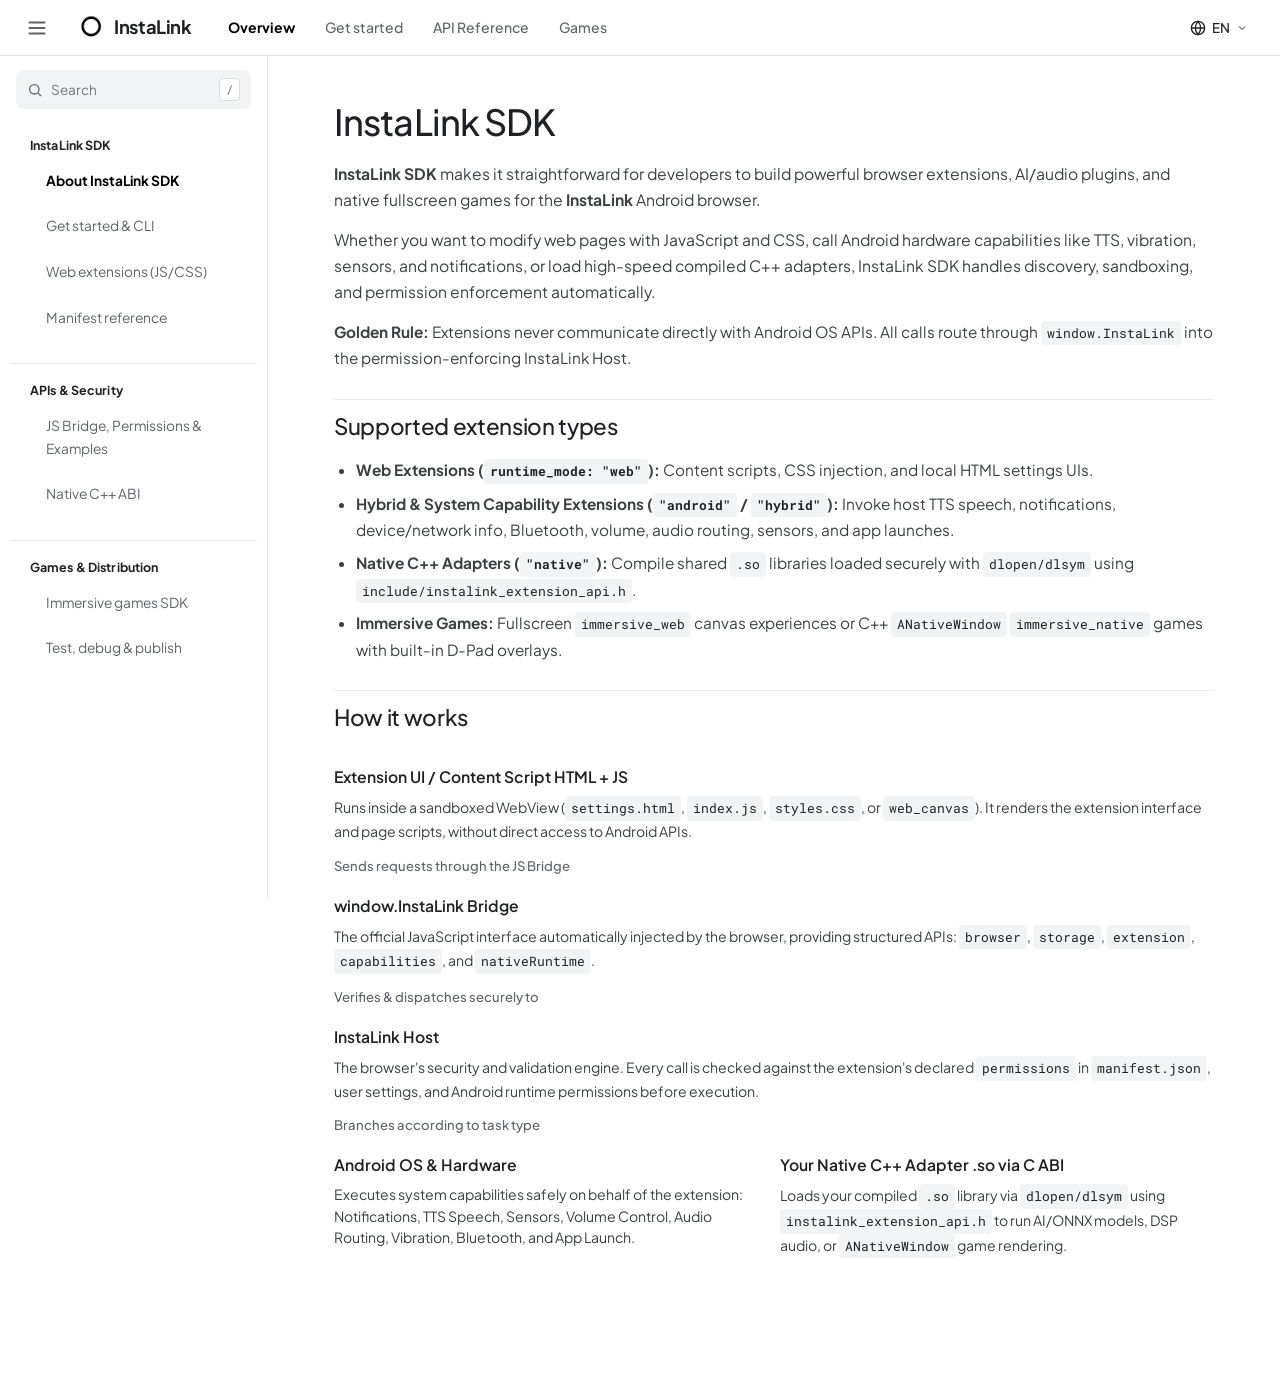
<file: docs/html/index.html>
<!DOCTYPE html>
<html lang="en" data-theme="light" dir="ltr">

<head>
    <meta charset="UTF-8">
    <meta name="viewport" content="width=device-width, initial-scale=1.0">
    <title>InstaLink Developers — InstaLink SDK</title>
    <link
        href="https://fonts.googleapis.com/css2?family=IBM+Plex+Sans+Arabic:wght@400;500;600;700&family=Plus+Jakarta+Sans:wght@400;500;600;700&family=Roboto+Mono:wght@400;500&family=Roboto:wght@400;500;700&display=swap"
        rel="stylesheet">
    <link rel="stylesheet" href="assets/css/style.css">
</head>

<body>

    <header class="devsite-header">
        <div class="header-start">
            <button id="menu-toggle" class="mobile-menu-btn" type="button" aria-label="Menu">
                <svg width="22" height="22" viewBox="0 0 24 24" fill="none" stroke="currentColor" stroke-width="2">
                    <path d="M3 6h18M3 12h18M3 18h18" />
                </svg>
            </button>

            <a href="#sec-overview" class="brand-lockup"
                onclick="event.preventDefault(); document.querySelector('[data-section=sec-overview]').click();">
                <img src="assets/img/instalink-logo.png" alt="InstaLink Logo" class="brand-logo">
                <span class="brand-text">
                    <span class="brand-name">InstaLink</span>
                </span>
            </a>

            <nav class="header-tabs" aria-label="Primary navigation">
                <a href="#sec-overview" class="header-tab" data-tab="essentials" data-target="sec-overview">
                    <span class="lang-en">Overview</span>
                    <span class="lang-ar" style="display:none;">نظرة عامة</span>
                </a>
                <a href="#sec-quickstart" class="header-tab" data-tab="develop" data-target="sec-quickstart">
                    <span class="lang-en">Get started</span>
                    <span class="lang-ar" style="display:none;">البدء السريع</span>
                </a>
                <a href="#sec-bridge" class="header-tab" data-tab="api" data-target="sec-bridge">
                    <span class="lang-en">API Reference</span>
                    <span class="lang-ar" style="display:none;">مرجع الـ API</span>
                </a>
                <a href="#sec-games" class="header-tab" data-tab="games" data-target="sec-games">
                    <span class="lang-en">Games</span>
                    <span class="lang-ar" style="display:none;">الألعاب</span>
                </a>
            </nav>
        </div>

        <div class="header-end">
            <div class="lang-dropdown">
                <button id="lang-toggle" class="lang-pill" type="button" aria-haspopup="true" aria-expanded="false">
                    <svg width="16" height="16" viewBox="0 0 24 24" fill="none" stroke="currentColor" stroke-width="2">
                        <circle cx="12" cy="12" r="10"></circle>
                        <path
                            d="M2 12h20M12 2a15.3 15.3 0 0 1 4 10 15.3 15.3 0 0 1-4 10 15.3 15.3 0 0 1-4-10 15.3 15.3 0 0 1 4-10z" />
                    </svg>
                    <span id="lang-label">EN</span>
                    <svg width="12" height="12" viewBox="0 0 24 24" fill="none" stroke="currentColor" stroke-width="2">
                        <path d="M6 9l6 6 6-6" />
                    </svg>
                </button>
                <div id="lang-menu" class="lang-menu" role="menu">
                    <button type="button" class="lang-option active" data-lang="en" role="menuitem">EN</button>
                    <button type="button" class="lang-option" data-lang="ar" role="menuitem">AR</button>
                </div>
            </div>
        </div>
    </header>

    <div class="devsite-shell">
        <!-- Left Sidebar -->
        <aside id="left-sidebar" class="left-sidebar">
            <div class="sidebar-search-wrap">
                <div class="search-wrapper">
                    <div class="search-box">
                        <svg viewBox="0 0 24 24" fill="none" stroke="currentColor" stroke-width="2">
                            <circle cx="11" cy="11" r="7"></circle>
                            <path d="M21 21l-4.35-4.35"></path>
                        </svg>
                        <input id="global-search" type="search" placeholder="Search" autocomplete="off">
                        <span class="search-kbd">/</span>
                    </div>
                    <div id="search-results" class="search-results"></div>
                </div>
            </div>

            <div class="sidebar-scroll">
                <div class="nav-group">
                    <div class="nav-group-title">
                        <span class="lang-en">InstaLink SDK</span>
                        <span class="lang-ar" style="display:none;">InstaLink SDK</span>
                    </div>
                    <ul class="nav-list">
                        <li>
                            <a href="#sec-overview" data-section="sec-overview" class="nav-link active lang-en">About
                                InstaLink SDK</a>
                            <a href="#sec-overview" data-section="sec-overview" class="nav-link active lang-ar"
                                style="display:none;">عن InstaLink SDK</a>
                        </li>
                        <li>
                            <a href="#sec-quickstart" data-section="sec-quickstart" class="nav-link lang-en">Get started
                                &amp; CLI</a>
                            <a href="#sec-quickstart" data-section="sec-quickstart" class="nav-link lang-ar"
                                style="display:none;">البداية السريعة وأداة CLI</a>
                        </li>
                        <li>
                            <a href="#sec-web" data-section="sec-web" class="nav-link lang-en">Web extensions
                                (JS/CSS)</a>
                            <a href="#sec-web" data-section="sec-web" class="nav-link lang-ar"
                                style="display:none;">إضافات الويب (JS/CSS)</a>
                        </li>
                        <li>
                            <a href="#sec-manifest" data-section="sec-manifest" class="nav-link lang-en">Manifest
                                reference</a>
                            <a href="#sec-manifest" data-section="sec-manifest" class="nav-link lang-ar"
                                style="display:none;">مرجع manifest.json</a>
                        </li>
                    </ul>
                </div>

                <div class="nav-group">
                    <div class="nav-group-title">
                        <span class="lang-en">APIs &amp; Security</span>
                        <span class="lang-ar" style="display:none;">الواجهات والصلاحيات</span>
                    </div>
                    <ul class="nav-list">
                        <li>
                            <a href="#sec-bridge" data-section="sec-bridge" class="nav-link lang-en">JS Bridge, Permissions &amp; Examples</a>
                            <a href="#sec-bridge" data-section="sec-bridge" class="nav-link lang-ar"
                                style="display:none;">الجسر والصلاحيات والأمثلة</a>
                        </li>
                        <li>
                            <a href="#sec-native" data-section="sec-native" class="nav-link lang-en">Native C++ ABI</a>
                            <a href="#sec-native" data-section="sec-native" class="nav-link lang-ar"
                                style="display:none;">إضافات C++ الأصلية</a>
                        </li>
                    </ul>
                </div>

                <div class="nav-group">
                    <div class="nav-group-title">
                        <span class="lang-en">Games &amp; Distribution</span>
                        <span class="lang-ar" style="display:none;">الألعاب والنشر</span>
                    </div>
                    <ul class="nav-list">
                        <li>
                            <a href="#sec-games" data-section="sec-games" class="nav-link lang-en">Immersive games
                                SDK</a>
                            <a href="#sec-games" data-section="sec-games" class="nav-link lang-ar"
                                style="display:none;">الألعاب المدمجة بملء الشاشة</a>
                        </li>
                        <li>
                            <a href="#sec-publish" data-section="sec-publish" class="nav-link lang-en">Test, debug &amp;
                                publish</a>
                            <a href="#sec-publish" data-section="sec-publish" class="nav-link lang-ar"
                                style="display:none;">الاختبار والتغليف والنشر</a>
                        </li>
                    </ul>
                </div>
            </div>
        </aside>

        <!-- Center Workspace -->
        <main class="main-workspace">
            <article class="article-sheet">
                <!-- 1. OVERVIEW -->
                <section id="sec-overview" class="doc-section active" data-tab="essentials">
                    <div class="lang-en">
                        <div class="title-row">
                            <h1>InstaLink SDK</h1>
                        </div>
                        <p><strong>InstaLink SDK</strong> makes it straightforward for developers to build powerful
                            browser extensions, AI/audio plugins, and native fullscreen games for the
                            <strong>InstaLink</strong> Android browser.</p>
                        <p>Whether you want to modify web pages with JavaScript and CSS, call Android hardware
                            capabilities like TTS, vibration, sensors, and notifications, or load high-speed compiled
                            C++ adapters, InstaLink SDK handles discovery, sandboxing, and permission enforcement
                            automatically.</p>

                        <div class="callout">
                            <strong>Golden Rule:</strong> Extensions never communicate directly with Android OS APIs.
                            All calls route through <code>window.InstaLink</code> into the permission-enforcing InstaLink
                            Host.
                        </div>

                        <h2>Supported extension types</h2>
                        <ul>
                            <li><strong>Web Extensions (<code>runtime_mode: "web"</code>):</strong> Content scripts, CSS
                                injection, and local HTML settings UIs.</li>
                            <li><strong>Hybrid &amp; System Capability Extensions (<code>"android"</code> /
                                    <code>"hybrid"</code>):</strong> Invoke host TTS speech, notifications,
                                device/network info, Bluetooth, volume, audio routing, sensors, and app launches.</li>
                            <li><strong>Native C++ Adapters (<code>"native"</code>):</strong> Compile shared
                                <code>.so</code> libraries loaded securely with <code>dlopen/dlsym</code> using
                                <code>include/instalink_extension_api.h</code>.</li>
                            <li><strong>Immersive Games:</strong> Fullscreen <code>immersive_web</code> canvas
                                experiences or C++ <code>ANativeWindow</code> <code>immersive_native</code> games with
                                built-in D-Pad overlays.</li>
                        </ul>

                        <h2>How it works</h2>
                        <div class="arch-flow">
                            <div class="arch-layer">
                                <div class="arch-layer-head">
                                    <span class="arch-layer-title">Extension UI / Content Script HTML + JS</span>
                                </div>
                                <p class="arch-layer-desc">Runs inside a sandboxed WebView (<code>settings.html</code>,
                                    <code>index.js</code>, <code>styles.css</code>, or <code>web_canvas</code>). It
                                    renders the extension interface and page scripts, without direct access to Android
                                    APIs.</p>
                            </div>

                            <div class="arch-connector">Sends requests through the JS Bridge</div>

                            <div class="arch-layer bridge">
                                <div class="arch-layer-head">
                                    <span class="arch-layer-title">window.InstaLink Bridge</span>
                                </div>
                                <p class="arch-layer-desc">The official JavaScript interface automatically injected by
                                    the browser, providing structured APIs: <code>browser</code>, <code>storage</code>,
                                    <code>extension</code>, <code>capabilities</code>, and <code>nativeRuntime</code>.
                                </p>
                            </div>

                            <div class="arch-connector">Verifies &amp; dispatches securely to</div>

                            <div class="arch-layer host">
                                <div class="arch-layer-head">
                                    <span class="arch-layer-title">InstaLink Host</span>
                                </div>
                                <p class="arch-layer-desc">The browser's security and validation engine. Every call is
                                    checked against the extension's declared <code>permissions</code> in
                                    <code>manifest.json</code>, user settings, and Android runtime permissions before
                                    execution.</p>
                            </div>

                            <div class="arch-connector">Branches according to task type</div>

                            <div class="arch-split">
                                <div class="arch-layer">
                                    <div class="arch-layer-head">
                                        <span class="arch-layer-title">Android OS &amp; Hardware</span>
                                    </div>
                                    <p class="arch-layer-desc">Executes system capabilities safely on behalf of the
                                        extension: Notifications, TTS Speech, Sensors, Volume Control, Audio Routing,
                                        Vibration, Bluetooth, and App Launch.</p>
                                </div>

                                <div class="arch-layer">
                                    <div class="arch-layer-head">
                                        <span class="arch-layer-title">Your Native C++ Adapter .so via C ABI</span>
                                    </div>
                                    <p class="arch-layer-desc">Loads your compiled <code>.so</code> library via
                                        <code>dlopen/dlsym</code> using <code>instalink_extension_api.h</code> to run
                                        AI/ONNX models, DSP audio, or <code>ANativeWindow</code> game rendering.</p>
                                </div>
                            </div>
                        </div>
                    </div>

                    <div class="lang-ar" style="display:none;">
                        <div class="title-row">
                            <h1>InstaLink SDK</h1>
                        </div>
                        <p>تتيح لك حزمة <strong>InstaLink SDK</strong> بناء إضافات متكاملة، وأدوات ذكاء اصطناعي وصوتيات،
                            وألعاب أصلية بملء الشاشة لمتصفح <strong>InstaLink</strong> على Android.</p>
                        <p>سواء كنت تريد تعديل صفحات الويب باستخدام JavaScript و CSS، أو استغلال قدرات الهاتف مثل النطق
                            الصوتي TTS والإشعارات والاهتزاز والحساسات، أو تشغيل مكتبات C++ سريعة، تتكفل الحزمة والمضيف
                            بكل تفاصيل التغليف والأمان والتحقق من الصلاحيات.</p>

                        <div class="callout">
                            <strong>القاعدة الذهبية:</strong> لا تتواصل الإضافات مع نظام Android مباشرة؛ كل الأوامر تمر
                            عبر جسر <code>window.InstaLink</code> إلى المضيف الوسيط في InstaLink للتحقق من الصلاحيات المعلنة في
                            <code>manifest.json</code>.
                        </div>

                        <h2>أنواع الإضافات المدعومة</h2>
                        <ul>
                            <li><strong>إضافات الويب (<code>runtime_mode: "web"</code>):</strong> حقن JS/CSS في المواقع
                                مع واجهة إعدادات HTML.</li>
                            <li><strong>إضافات قدرات النظام (<code>"android"</code> / <code>"hybrid"</code>):</strong>
                                الإشعارات، تحويل النص لكلام TTS، الاهتزاز، الحساسات، الشبكة، البلوتوث، وتوجيه الصوت.
                            </li>
                            <li><strong>إضافات C++ الأصلية (<code>"native"</code>):</strong> مكتبات <code>.so</code>
                                سريعة عبر <code>include/instalink_extension_api.h</code>.</li>
                            <li><strong>الألعاب المدمجة (Immersive Games):</strong> ألعاب بملء الشاشة عبر Web Canvas أو
                                <code>ANativeWindow</code> مع أزرار D-Pad جاهزة.</li>
                        </ul>

                        <h2>آلية العمل</h2>
                        <div class="arch-flow">
                            <div class="arch-layer">
                                <div class="arch-layer-head">
                                    <span class="arch-layer-title">واجهة أو سكربت الإضافة HTML + JS</span>
                                </div>
                                <p class="arch-layer-desc">تعمل داخل بيئة WebView معزولة (مثل <code>settings.html</code>
                                    أو <code>index.js</code> أو <code>web_canvas</code>)، وتعرض واجهة الإضافة أو تعدّل
                                    صفحات الويب دون أي وصول مباشر لنظام Android.</p>
                            </div>

                            <div class="arch-connector">ترسل الطلبات عبر جسر JavaScript</div>

                            <div class="arch-layer bridge">
                                <div class="arch-layer-head">
                                    <span class="arch-layer-title">جسر window.InstaLink</span>
                                </div>
                                <p class="arch-layer-desc">الواجهة البرمجية الرسمية التي يحقنها المتصفح تلقائيا، وتوفر
                                    حزم دوال منظمة هي: <code>browser</code> و<code>storage</code>
                                    و<code>extension</code> و<code>capabilities</code> و<code>nativeRuntime</code>.</p>
                            </div>

                            <div class="arch-connector">يتحقق من الصلاحيات ويوجه الطلب إلى</div>

                            <div class="arch-layer host">
                                <div class="arch-layer-head">
                                    <span class="arch-layer-title">المضيف الوسيط في InstaLink</span>
                                </div>
                                <p class="arch-layer-desc">طبقة الأمان والتحقق داخل المتصفح؛ حيث تفحص كل طلب وتتحقق من
                                    وجود الصلاحية في <code>manifest.json</code> وموافقة المستخدم وصلاحيات أندرويد قبل
                                    تنفيذ أي إجراء.</p>
                            </div>

                            <div class="arch-connector">يتفرع التنفيذ حسب نوع المهمة</div>

                            <div class="arch-split">
                                <div class="arch-layer">
                                    <div class="arch-layer-head">
                                        <span class="arch-layer-title">نظام Android والعتاد</span>
                                    </div>
                                    <p class="arch-layer-desc">تنفيذ قدرات الجهاز بأمان نيابة عن الإضافة: الإشعارات،
                                        النطق الصوتي TTS، الحساسات، التحكم بالصوت ومخرجه، الاهتزاز، البلوتوث، وفتح
                                        التطبيقات.</p>
                                </div>

                                <div class="arch-layer">
                                    <div class="arch-layer-head">
                                        <span class="arch-layer-title">مكتبة C++ الخاصة بك .so عبر C ABI</span>
                                    </div>
                                    <p class="arch-layer-desc">تحميل مكتبة <code>.so</code> عبر
                                        <code>dlopen/dlsym</code> وفق ترويسة <code>instalink_extension_api.h</code>
                                        لتشغيل نماذج AI/ONNX أو معالجة الصوت أو الرسم على <code>ANativeWindow</code>.
                                    </p>
                                </div>
                            </div>
                        </div>
                    </div>
                </section>

                <!-- 2. QUICK START -->
                <section id="sec-quickstart" class="doc-section" data-tab="develop">
                    <div class="lang-en">
                        <h1>Get started &amp; CLI</h1>
                        <p>Scaffold, compile, and package a new InstaLink extension in under a minute using
                            <code>instalink-cli</code>.</p>
                        <h2>Prerequisites</h2>
                        <ul>
                            <li><strong>Web extensions:</strong> Any editor + Python 3.8+ (for CLI packaging).</li>
                            <li><strong>Native C++ / Game extensions:</strong> Android SDK with NDK (e.g.
                                <code>27.0.12077973</code>) and CMake (<code>3.22.1</code>).</li>
                        </ul>
                        <h2>CLI workflow</h2>
                        <pre><code># 1. Create a new extension (--type: web | native | game)
instalink-cli.bat create my-extension --type web

# 2. Build native C++ adapters (Native / Game extensions only)
tools\build-native.bat .\my-extension

# 3. Package extension into dist/ (excludes native/ and build/ automatically)
instalink-cli.bat pack .\my-extension</code></pre>
                        <h3>Local NDK configuration (optional)</h3>
                        <p>If your NDK lives outside <code>%LOCALAPPDATA%\Android\Sdk</code>, copy
                            <code>config.example.json</code> to <code>config.json</code> and set
                            <code>ANDROID_NDK_HOME</code> and <code>CMAKE_PATH</code>.</p>
                        <pre><code># Linux / macOS alternative
./instalink-cli.sh create my-extension --type web
./tools/build-native.sh ./my-extension
./tools/pack-extension.sh ./my-extension</code></pre>
                        <h2>SDK Package Contents</h2>
                        <div class="table-wrap">
                            <table>
                                <thead><tr><th>Folder / File</th><th>Purpose</th></tr></thead>
                                <tbody>
                                    <tr><td><code>include/</code></td><td>Stable C ABI header (<code>instalink_extension_api.h</code>) for native C++ adapters</td></tr>
                                    <tr><td><code>lib/</code></td><td>Promise-style JavaScript bridge wrapper &amp; desktop mock (<code>instalink-sdk.js</code>)</td></tr>
                                    <tr><td><code>templates/</code></td><td>Starter scaffolds: <code>web_basic</code>, <code>web_content_script</code>, <code>native_basic</code>, <code>native_sherpa_tts</code>, <code>immersive_game</code></td></tr>
                                    <tr><td><code>examples/</code></td><td>Working JS &amp; C++ examples (dark mode, reading mode, native echo, snake, 3D dodger, tic-tac-toe)</td></tr>
                                    <tr><td><code>releases/</code></td><td>Pre-packaged installable example bundles (<code>.ins</code>) ready for sideload testing</td></tr>
                                    <tr><td><code>tools/</code></td><td>CLI (<code>instalink_cli.py</code>), native compilers (<code>Build-NativeExtension.ps1</code>), and packagers</td></tr>
                                </tbody>
                            </table>
                        </div>
                    </div>

                    <div class="lang-ar" style="display:none;">
                        <h1>البداية السريعة وأداة CLI</h1>
                        <p>أنشئ إضافتك الجديدة وقم ببنائها وتغليفها في أقل من دقيقة باستخدام أداة
                            <code>instalink-cli</code>.</p>
                        <h2>المتطلبات</h2>
                        <ul>
                            <li><strong>لإضافات الويب:</strong> أي محرر نصوص + Python 3.8+ فقط.</li>
                            <li><strong>لإضافات C++ والألعاب الأصلية:</strong> Android SDK مع NDK (مثل
                                <code>27.0.12077973</code>) وCMake (<code>3.22.1</code>).</li>
                        </ul>
                        <h2>الأوامر الأساسية</h2>
                        <pre><code># 1. إنشاء إضافة جديدة (web | native | game)
instalink-cli.bat create my-extension --type web

# 2. ترجمة كود C++ (لإضافات native والألعاب فقط)
tools\build-native.bat .\my-extension

# 3. تغليف الإضافة داخل dist/ (يستبعد native/ و build/ تلقائيا)
instalink-cli.bat pack .\my-extension</code></pre>
                        <h3>ضبط مسار NDK محليا</h3>
                        <p>يكتشف سكربت <code>build-native.bat</code> مسار <code>ANDROID_SDK_ROOT</code> تلقائيا، أو
                            يمكنك نسخ <code>config.example.json</code> إلى <code>config.json</code> لتحديد المسارات
                            يدويا.</p>
                        <pre><code># على Linux / macOS
./instalink-cli.sh create my-extension --type web
./tools/build-native.sh ./my-extension
./tools/pack-extension.sh ./my-extension</code></pre>
                        <h2>محتويات حزمة SDK</h2>
                        <div class="table-wrap">
                            <table>
                                <thead><tr><th>المجلد / الملف</th><th>الوظيفة</th></tr></thead>
                                <tbody>
                                    <tr><td><code>include/</code></td><td>ترويسة C ABI القياسية (<code>instalink_extension_api.h</code>) لإضافات C++</td></tr>
                                    <tr><td><code>lib/</code></td><td>مكتبة التسهيل والمحاكي للاختبار على الكمبيوتر (<code>instalink-sdk.js</code>)</td></tr>
                                    <tr><td><code>templates/</code></td><td>قوالب جاهزة: <code>web_basic</code>، <code>web_content_script</code>، <code>native_basic</code>، <code>native_sherpa_tts</code>، <code>immersive_game</code></td></tr>
                                    <tr><td><code>examples/</code></td><td>أمثلة عملية بلغة JS وC++ (الوضع الداكن، القراءة، محرك الصدى، ألعاب Snake و3D Dodger وTic-Tac-Toe)</td></tr>
                                    <tr><td><code>releases/</code></td><td>حزم أمثلة مضغوطة (<code>.ins</code>) جاهزة للتجربة المباشرة على التطبيق</td></tr>
                                    <tr><td><code>tools/</code></td><td>أداة CLI وأدوات الترجمة والتغليف لويندوز ولينكس وماك</td></tr>
                                </tbody>
                            </table>
                        </div>
                    </div>
                </section>

                <!-- 3. WEB EXTENSIONS -->
                <section id="sec-web" class="doc-section" data-tab="develop">
                    <div class="lang-en">
                        <h1>Web extensions (HTML, CSS &amp; JS)</h1>
                        <p>Web extensions inject scripts/styles into websites matching your <code>matches</code>
                            patterns and can open local HTML settings pages via <code>instalink://</code> links.</p>
                        <h2>Extension files &amp; directory layout</h2>
                        <p>Create a root folder for your extension (for example, <code>my-web-extension</code>) and place the following files directly inside it:</p>
                        <div class="table-wrap">
                            <table>
                                <thead><tr><th>File</th><th>Status</th><th>Role</th></tr></thead>
                                <tbody>
                                    <tr><td><code>manifest.json</code></td><td>Required</td><td>Defines extension metadata, permissions, target URLs, and entry points.</td></tr>
                                    <tr><td><code>icon.svg</code></td><td>Recommended</td><td>Vector extension icon (128&times;128 SVG) displayed in the browser and store.</td></tr>
                                    <tr><td><code>index.js</code></td><td>Optional</td><td>JavaScript content script automatically injected into matched web pages.</td></tr>
                                    <tr><td><code>styles.css</code></td><td>Optional</td><td>Stylesheet injected alongside your script into matched web pages.</td></tr>
                                    <tr><td><code>settings.html</code></td><td>Optional</td><td>Local HTML page rendered inside WebView for settings or extension dashboards.</td></tr>
                                </tbody>
                            </table>
                        </div>
                        <h2>Injecting content scripts</h2>
                        <p>Declare <code>"inject_scripts"</code> in <code>permissions</code>, specify target URLs in
                            <code>matches</code>, and list your script files in <code>content_scripts</code>.</p>
                        <div class="table-wrap">
                            <table>
                                <thead><tr><th>Pattern Example</th><th>Matches</th></tr></thead>
                                <tbody>
                                    <tr><td><code>"&lt;all_urls&gt;"</code></td><td>Every HTTP/HTTPS web page</td></tr>
                                    <tr><td><code>"*://*.google.com/*"</code></td><td>All Google subdomains</td></tr>
                                    <tr><td><code>"https://example.com/*"</code></td><td>Specific HTTPS domain paths</td></tr>
                                    <tr><td><code>"*://*/search*"</code></td><td>Any search page URL</td></tr>
                                </tbody>
                            </table>
                        </div>
                        <pre><code>// index.js (using IIFE + MutationObserver for dynamic pages)
(function () {
  "use strict";
  if (document.getElementById('instalink-ext-badge')) return;
  const badge = document.createElement('div');
  badge.id = 'instalink-ext-badge';
  badge.textContent = 'Modified by InstaLink Extension';
  document.body.appendChild(badge);

  const observer = new MutationObserver(function () {
    // React to dynamic DOM updates on Single-Page Apps
  });
  observer.observe(document.body, { childList: true, subtree: true });
})();</code></pre>
                        <h2>Injecting CSS styles</h2>
                        <pre><code>/* styles.css — declared inside content_styles */
html, body { background-color: #121212 !important; color: #e0e0e0 !important; }
a { color: #8ab4f8 !important; }
img, video { filter: brightness(0.85) contrast(1.1); }</code></pre>
                        <h2>Using the SDK Wrapper (<code>lib/instalink-sdk.js</code>)</h2>
                        <pre><code>&lt;script src="instalink-sdk.js"&gt;&lt;/script&gt;
&lt;script&gt;
  InstaLinkSDK.init("com.dev.my_ext");
  InstaLinkSDK.capabilities.tts.speak("Hello from InstaLink!");
  InstaLinkSDK.storage.set("visits", 42);
&lt;/script&gt;</code></pre>
                    </div>

                    <div class="lang-ar" style="display:none;">
                        <h1>إضافات الويب (HTML / CSS / JS)</h1>
                        <p>تقوم إضافات الويب بحقن ملفات JS و CSS في المواقع المطابقة لـ <code>matches</code>، مع إمكانية
                            توفير صفحة إعدادات كاملة تفتح داخليا عبر رابط <code>instalink://</code>.</p>
                        <h2>ملفات وهيكل مجلد الإضافة</h2>
                        <p>أنشئ مجلدا خاصا بإضافتك (مثل <code>my-web-extension</code>)، وضع بداخله الملفات التالية مباشرة:</p>
                        <div class="table-wrap">
                            <table>
                                <thead><tr><th>الملف</th><th>الحالة</th><th>الوظيفة</th></tr></thead>
                                <tbody>
                                    <tr><td><code>manifest.json</code></td><td>إلزامي</td><td>يحدد بيانات الإضافة، الصلاحيات، أنماط المواقع <code>matches</code>، ونقاط الدخول.</td></tr>
                                    <tr><td><code>icon.svg</code></td><td>مفضّل</td><td>أيقونة الإضافة بصيغة SVG لعرضها في المتصفح والمتجر.</td></tr>
                                    <tr><td><code>index.js</code></td><td>اختياري</td><td>ملف JavaScript يُحقن تلقائيا داخل صفحات الويب المطابقة.</td></tr>
                                    <tr><td><code>styles.css</code></td><td>اختياري</td><td>ملف تنسيقات CSS يُحقن لتعديل شكل المواقع المستهدفة.</td></tr>
                                    <tr><td><code>settings.html</code></td><td>اختياري</td><td>واجهة HTML محلية تفتح داخل WebView كصفحة إعدادات أو لوحة تحكم للإضافة.</td></tr>
                                </tbody>
                            </table>
                        </div>
                        <h2>حقن السكربتات وتنسيقات CSS في المواقع</h2>
                        <p>أضف صلاحية <code>"inject_scripts"</code> في <code>permissions</code> وحدد المواقع المستهدفة في
                            <code>matches</code>، ثم أدرج ملفات JS في <code>content_scripts</code> وملفات CSS في <code>content_styles</code>.</p>
                        <div class="table-wrap">
                            <table>
                                <thead><tr><th>نمط الرابط</th><th>النطاق الذي ينطبق عليه</th></tr></thead>
                                <tbody>
                                    <tr><td><code>"&lt;all_urls&gt;"</code></td><td>جميع صفحات الويب (HTTP/HTTPS)</td></tr>
                                    <tr><td><code>"*://*.google.com/*"</code></td><td>كل نطاقات Google الفرعية</td></tr>
                                    <tr><td><code>"https://example.com/*"</code></td><td>صفحات دومين محدد</td></tr>
                                    <tr><td><code>"*://*/search*"</code></td><td>أي صفحة بحث تحتوي على search في الرابط</td></tr>
                                </tbody>
                            </table>
                        </div>
                        <pre><code>// index.js (باستخدام IIFE + MutationObserver للصفحات الديناميكية)
(function () {
  "use strict";
  if (document.getElementById('instalink-ext-badge')) return;
  const badge = document.createElement('div');
  badge.id = 'instalink-ext-badge';
  badge.textContent = 'تم تفعيل الإضافة على الصفحة';
  document.body.appendChild(badge);

  const observer = new MutationObserver(function () {
    // متابعة التغييرات الديناميكية في الصفحة
  });
  observer.observe(document.body, { childList: true, subtree: true });
})();</code></pre>
                        <h2>حقن ملفات التنسيق (<code>styles.css</code>)</h2>
                        <pre><code>/* styles.css */
html, body { background-color: #121212 !important; color: #e0e0e0 !important; }
a { color: #8ab4f8 !important; }
img, video { filter: brightness(0.85) contrast(1.1); }</code></pre>
                        <h2>استخدام المكتبة المساعدة (<code>lib/instalink-sdk.js</code>)</h2>
                        <pre><code>&lt;script src="instalink-sdk.js"&gt;&lt;/script&gt;
&lt;script&gt;
  InstaLinkSDK.init("com.dev.my_ext");
  InstaLinkSDK.capabilities.tts.speak("أهلا بكم في إنستا لينك");
  InstaLinkSDK.storage.set("visits", 42);
&lt;/script&gt;</code></pre>
                    </div>
                </section>

                <!-- 4. MANIFEST REFERENCE -->
                <section id="sec-manifest" class="doc-section" data-tab="develop">
                    <div class="lang-en">
                        <h1>Manifest reference (<code>manifest.json</code>)</h1>
                        <p>Every InstaLink extension bundle must have a valid <code>manifest.json</code> at the archive
                            root with <code>"spec_version": "2.0"</code>.</p>
                        <h2>Core fields</h2>
                        <div class="table-wrap">
                            <table>
                                <thead>
                                    <tr>
                                        <th>Field</th>
                                        <th>Type</th>
                                        <th>Description</th>
                                    </tr>
                                </thead>
                                <tbody>
                                    <tr>
                                        <td><code>spec_version</code></td>
                                        <td><code>string</code></td>
                                        <td>Always <code>"2.0"</code>.</td>
                                    </tr>
                                    <tr>
                                        <td><code>id</code></td>
                                        <td><code>string</code></td>
                                        <td>Unique reverse-domain ID, e.g. <code>com.dev.reader</code>.</td>
                                    </tr>
                                    <tr>
                                        <td><code>slug</code></td>
                                        <td><code>string</code></td>
                                        <td>Kebab-case identifier, e.g. <code>smart-reader</code>.</td>
                                    </tr>
                                    <tr>
                                        <td><code>name</code>, <code>version</code>, <code>author</code>,
                                            <code>description</code></td>
                                        <td><code>string</code></td>
                                        <td>Store metadata shown to users.</td>
                                    </tr>
                                    <tr>
                                        <td><code>type</code></td>
                                        <td><code>string</code></td>
                                        <td><code>"normal"</code> or <code>"hosted"</code>.</td>
                                    </tr>
                                    <tr>
                                        <td><code>runtime_mode</code></td>
                                        <td><code>string</code></td>
                                        <td><code>"web"</code>, <code>"android"</code>, <code>"native"</code>, or
                                            <code>"hybrid"</code>.</td>
                                    </tr>
                                    <tr>
                                        <td><code>permissions</code></td>
                                        <td><code>string[]</code></td>
                                        <td>Array of declared permission strings.</td>
                                    </tr>
                                    <tr>
                                        <td><code>settings_page</code> &amp; <code>settings_instalink</code></td>
                                        <td><code>string</code></td>
                                        <td>Local HTML path &amp; deep link e.g.
                                            <code>instalink://com.dev.reader</code>.</td>
                                    </tr>
                                    <tr>
                                        <td><code>home_entry</code></td>
                                        <td><code>object</code></td>
                                        <td><code>{ title, target_url, accent_hex }</code> for browser home screen tile.
                                        </td>
                                    </tr>
                                </tbody>
                            </table>
                        </div>
                        <h2>Optional, Presentation &amp; Game Control Fields</h2>
                        <div class="table-wrap">
                            <table>
                                <thead><tr><th>Field</th><th>Type</th><th>Description</th></tr></thead>
                                <tbody>
                                    <tr><td><code>icon_path</code></td><td><code>string</code></td><td>Relative path to extension icon (SVG 128&times;128 recommended).</td></tr>
                                    <tr><td><code>matches</code></td><td><code>string[]</code></td><td>URL patterns where content scripts run (e.g. <code>["&lt;all_urls&gt;"]</code>).</td></tr>
                                    <tr><td><code>content_scripts</code> / <code>content_styles</code></td><td><code>string[]</code></td><td>JS and CSS files injected into matched pages.</td></tr>
                                    <tr><td><code>presentation</code></td><td><code>object</code></td><td><code>mode</code> (<code>"standard"</code>, <code>"immersive_web"</code>, <code>"immersive_native"</code>), <code>renderer</code> (<code>"auto"</code>, <code>"web_canvas"</code>, <code>"native_surface"</code>), <code>show_exit_chip</code>, <code>prefer_landscape</code>.</td></tr>
                                    <tr><td><code>game_controls</code></td><td><code>object</code></td><td><code>layout</code> (<code>"none"</code>, <code>"dpad"</code>, <code>"joystick"</code>), <code>primary_button</code>, <code>secondary_button</code> (<code>{ id, label }</code>).</td></tr>
                                    <tr><td><code>native_runtime</code></td><td><code>object</code></td><td><code>library_root</code>, <code>library_name</code>, <code>dependency_root</code>, <code>dependencies</code>, <code>supports_surface_rendering</code>, <code>startup_action</code>.</td></tr>
                                </tbody>
                            </table>
                        </div>

                        <h2>Complete manifest example</h2>
                        <pre><code>{
  "spec_version": "2.0",
  "id": "com.developer.smart_tools",
  "slug": "smart-tools",
  "name": "Smart Tools",
  "version": "1.0.0",
  "author": "InstaLink Developer",
  "description": "Smart browser tools powered by InstaLink SDK.",
  "type": "hosted",
  "runtime_mode": "hybrid",
  "permissions": ["inject_scripts", "storage", "instalink_page", "home_entry", "notifications"],
  "matches": ["&lt;all_urls&gt;"],
  "content_scripts": ["content.js"],
  "settings_page": "settings.html",
  "settings_instalink": "instalink://com.developer.smart_tools",
  "icon_path": "icon.svg",
  "home_entry": {
    "title": "Smart Tools",
    "target_url": "instalink://com.developer.smart_tools",
    "accent_hex": "#1a73e8"
  }
}</code></pre>
                    </div>

                    <div class="lang-ar" style="display:none;">
                        <h1>مرجع ملف <code>manifest.json</code></h1>
                        <p>يجب أن تحتوي كل حزمة إضافة على ملف <code>manifest.json</code> في جذر الحزمة مباشرة بالإصدار
                            <code>"spec_version": "2.0"</code>.</p>
                        <h2>الحقول الأساسية</h2>
                        <div class="table-wrap">
                            <table>
                                <thead>
                                    <tr>
                                        <th>الحقل</th>
                                        <th>النوع</th>
                                        <th>الشرح</th>
                                    </tr>
                                </thead>
                                <tbody>
                                    <tr>
                                        <td><code>spec_version</code></td>
                                        <td><code>string</code></td>
                                        <td>دائما <code>"2.0"</code>.</td>
                                    </tr>
                                    <tr>
                                        <td><code>id</code></td>
                                        <td><code>string</code></td>
                                        <td>معرّف فريد بصيغة عكس النطاق مثل <code>com.dev.reader</code>.</td>
                                    </tr>
                                    <tr>
                                        <td><code>slug</code></td>
                                        <td><code>string</code></td>
                                        <td>اسم مختصر مثل <code>smart-reader</code>.</td>
                                    </tr>
                                    <tr>
                                        <td><code>name</code>, <code>version</code>, <code>author</code>,
                                            <code>description</code></td>
                                        <td><code>string</code></td>
                                        <td>اسم الإضافة، رقم الإصدار، المطور، والوصف الظاهر في المتجر.</td>
                                    </tr>
                                    <tr>
                                        <td><code>type</code></td>
                                        <td><code>string</code></td>
                                        <td><code>"normal"</code> أو <code>"hosted"</code>.</td>
                                    </tr>
                                    <tr>
                                        <td><code>runtime_mode</code></td>
                                        <td><code>string</code></td>
                                        <td><code>"web"</code> أو <code>"android"</code> أو <code>"native"</code> أو
                                            <code>"hybrid"</code>.</td>
                                    </tr>
                                    <tr>
                                        <td><code>permissions</code></td>
                                        <td><code>string[]</code></td>
                                        <td>قائمة الصلاحيات المطلوبة.</td>
                                    </tr>
                                    <tr>
                                        <td><code>settings_page</code> و<code>settings_instalink</code></td>
                                        <td><code>string</code></td>
                                        <td>ملف HTML المحلي والرابط الداخلي <code>instalink://...</code>.</td>
                                    </tr>
                                    <tr>
                                        <td><code>home_entry</code></td>
                                        <td><code>object</code></td>
                                        <td><code>{ title, target_url, accent_hex }</code> لإظهار أيقونة في الشاشة
                                            الرئيسية.</td>
                                    </tr>
                                </tbody>
                            </table>
                        </div>
                        <h2>الحقول الاختيارية وإعدادات العرض والألعاب</h2>
                        <div class="table-wrap">
                            <table>
                                <thead><tr><th>الحقل</th><th>النوع</th><th>الشرح</th></tr></thead>
                                <tbody>
                                    <tr><td><code>icon_path</code></td><td><code>string</code></td><td>مسار الأيقونة بصيغة SVG.</td></tr>
                                    <tr><td><code>matches</code></td><td><code>string[]</code></td><td>أنماط الروابط المستهدفة للحقن مثل <code>["&lt;all_urls&gt;"]</code>.</td></tr>
                                    <tr><td><code>content_scripts</code> و<code>content_styles</code></td><td><code>string[]</code></td><td>ملفات JS وCSS التي تُحقن داخل صفحات الويب.</td></tr>
                                    <tr><td><code>presentation</code></td><td><code>object</code></td><td><code>mode</code> (<code>"standard"</code> أو <code>"immersive_web"</code> أو <code>"immersive_native"</code>)، <code>renderer</code>، <code>show_exit_chip</code>، <code>prefer_landscape</code>.</td></tr>
                                    <tr><td><code>game_controls</code></td><td><code>object</code></td><td><code>layout</code> (<code>"none"</code> أو <code>"dpad"</code> أو <code>"joystick"</code>)، و<code>primary_button</code>، و<code>secondary_button</code>.</td></tr>
                                    <tr><td><code>native_runtime</code></td><td><code>object</code></td><td><code>library_root</code>، <code>library_name</code>، <code>dependency_root</code>، <code>dependencies</code>، <code>supports_surface_rendering</code>، <code>startup_action</code>.</td></tr>
                                </tbody>
                            </table>
                        </div>

                        <h2>مثال جاهز للنسخ</h2>
                        <pre><code>{
  "spec_version": "2.0",
  "id": "com.developer.smart_tools",
  "slug": "smart-tools",
  "name": "أدوات ذكية",
  "version": "1.0.0",
  "author": "InstaLink Developer",
  "description": "أدوات ذكية للمتصفح مبنية عبر InstaLink SDK.",
  "type": "hosted",
  "runtime_mode": "hybrid",
  "permissions": ["inject_scripts", "storage", "instalink_page", "home_entry", "notifications"],
  "matches": ["&lt;all_urls&gt;"],
  "content_scripts": ["content.js"],
  "settings_page": "settings.html",
  "settings_instalink": "instalink://com.developer.smart_tools",
  "icon_path": "icon.svg",
  "home_entry": {
    "title": "أدوات ذكية",
    "target_url": "instalink://com.developer.smart_tools",
    "accent_hex": "#1a73e8"
  }
}</code></pre>
                    </div>
                </section>

                <!-- 5. JS BRIDGE, PERMISSIONS & EXAMPLES (SINGLE PAGE) -->
                <section id="sec-bridge" class="doc-section" data-tab="api">
                    <div class="lang-en">
                        <h1>JS Bridge, Permissions &amp; Extension Examples</h1>
                        <p>InstaLink automatically injects <code>window.InstaLink</code> into every extension page
                            (<code>settings.html</code>), immersive web game, and matching content script. This single
                            page covers the complete Bridge API, all permissions, Android runtime permission prompts,
                            and ready-to-use extension examples for vibration, microphone recording, notifications,
                            audio routing, sensors, Bluetooth, and app launching.</p>

                        <div class="callout">
                            <strong>Initialization Rule:</strong> Always wait until
                            <code>window.InstaLink &amp;&amp; window.InstaLink.__nativeReady</code> is true and use
                            <code>window.InstaLinkActiveExtension</code> as your fallback extension ID.
                        </div>

                        <pre><code>(function waitForBridge(attempt) {
  if (!(window.InstaLink &amp;&amp; window.InstaLink.__nativeReady)) {
    if ((attempt || 0) &gt; 60) return console.error("InstaLink bridge unavailable");
    return setTimeout(function () { waitForBridge((attempt || 0) + 1); }, 80);
  }
  const extId = window.InstaLinkActiveExtension || "com.developer.smart_assistant";
  initExtension(extId);
})();</code></pre>

                        <h2>1. Permissions Reference</h2>
                        <p>Every capability in InstaLink follows a clear permission chain before execution:</p>
                        <ol>
                            <li><strong>Manifest Declaration:</strong> Add the permission string to the
                                <code>"permissions"</code> array in <code>manifest.json</code>.</li>
                            <li><strong>Browser Policy Check:</strong> Call
                                <code>window.InstaLink.extension.requestPermission(extId, perm)</code> to verify the
                                user allows this category in InstaLink Browser Settings (<code>allow_device_capabilities</code>,
                                <code>allow_sensitive_requests</code>, <code>allow_content_scripts</code>, etc.).</li>
                            <li><strong>Android OS Runtime Prompt:</strong> Permissions backed by Android dangerous
                                permissions (<code>notifications</code> on Android 13+, <code>microphone</code>,
                                <code>camera</code>, <code>location</code>, <code>connectivity_info</code> for SSID,
                                and <code>bluetooth_info</code> on Android 12+) must also be checked and requested with
                                <code>systemPermissionStatus()</code> and <code>requestSystemPermission()</code>.</li>
                        </ol>

                        <div class="table-wrap">
                            <table>
                                <thead>
                                    <tr>
                                        <th>Permission</th>
                                        <th>Category &amp; Setting</th>
                                        <th>Android Runtime Permission</th>
                                        <th>API / Capability</th>
                                    </tr>
                                </thead>
                                <tbody>
                                    <tr>
                                        <td><code>inject_scripts</code></td>
                                        <td>Browser (<code>allow_content_scripts</code>)</td>
                                        <td>None</td>
                                        <td>Inject <code>content_scripts</code> and <code>content_styles</code></td>
                                    </tr>
                                    <tr>
                                        <td><code>current_page</code></td>
                                        <td>Browser (Always allowed if declared)</td>
                                        <td>None</td>
                                        <td><code>browser.currentPage()</code> returns <code>{ url, title }</code></td>
                                    </tr>
                                    <tr>
                                        <td><code>storage</code></td>
                                        <td>Browser (Always allowed if declared)</td>
                                        <td>None</td>
                                        <td><code>storage.get(id, key, def)</code>, <code>storage.set(id, key, val)</code></td>
                                    </tr>
                                    <tr>
                                        <td><code>network</code></td>
                                        <td>Browser (<code>allow_network_access</code>)</td>
                                        <td>None</td>
                                        <td>HTTP/HTTPS requests inside extension pages</td>
                                    </tr>
                                    <tr>
                                        <td><code>instalink_page</code></td>
                                        <td>Browser (Always allowed if declared)</td>
                                        <td>None</td>
                                        <td>Registers custom <code>instalink://...</code> screen</td>
                                    </tr>
                                    <tr>
                                        <td><code>home_entry</code></td>
                                        <td>Browser (<code>allow_home_entries</code>)</td>
                                        <td>None</td>
                                        <td>Shows shortcut tile on browser home screen</td>
                                    </tr>
                                    <tr>
                                        <td><code>shortcut</code></td>
                                        <td>Browser (<code>allow_system_shortcuts</code>)</td>
                                        <td>None</td>
                                        <td><code>extension.addHomeShortcut(extId)</code></td>
                                    </tr>
                                    <tr>
                                        <td><code>notifications</code></td>
                                        <td>Capability (<code>allow_device_capabilities</code>)</td>
                                        <td><code>POST_NOTIFICATIONS</code> (Android 13+)</td>
                                        <td><code>capabilities.notifications.show(extId, { id, title, body })</code></td>
                                    </tr>
                                    <tr>
                                        <td><code>text_to_speech</code></td>
                                        <td>Capability (<code>allow_device_capabilities</code>)</td>
                                        <td>None</td>
                                        <td><code>capabilities.tts.status / speak / stop</code> (<code>speech_tts</code>)</td>
                                    </tr>
                                    <tr>
                                        <td><code>device_info</code></td>
                                        <td>Capability (<code>allow_device_capabilities</code>)</td>
                                        <td>None</td>
                                        <td><code>capabilities.invoke(extId, "device_info", "get", {})</code></td>
                                    </tr>
                                    <tr>
                                        <td><code>connectivity_info</code></td>
                                        <td>Capability (<code>allow_device_capabilities</code>)</td>
                                        <td><code>ACCESS_FINE_LOCATION</code> (optional, for SSID)</td>
                                        <td><code>capabilities.invoke(extId, "connectivity_info", "get", {})</code></td>
                                    </tr>
                                    <tr>
                                        <td><code>bluetooth_info</code></td>
                                        <td>Capability (<code>allow_device_capabilities</code>)</td>
                                        <td><code>BLUETOOTH_CONNECT</code>, <code>BLUETOOTH_SCAN</code> (Android 12+)</td>
                                        <td><code>capabilities.invoke(extId, "bluetooth_info", "get", {})</code></td>
                                    </tr>
                                    <tr>
                                        <td><code>audio_route</code></td>
                                        <td>Capability (<code>allow_device_capabilities</code>)</td>
                                        <td>None</td>
                                        <td><code>capabilities.audioRoute.get / set(extId, route)</code></td>
                                    </tr>
                                    <tr>
                                        <td><code>volume_control</code></td>
                                        <td>Capability (<code>allow_device_capabilities</code>)</td>
                                        <td>None</td>
                                        <td><code>capabilities.volume.get / set / adjust</code></td>
                                    </tr>
                                    <tr>
                                        <td><code>vibration</code></td>
                                        <td>Capability (<code>allow_device_capabilities</code>)</td>
                                        <td>None</td>
                                        <td><code>capabilities.invoke(extId, "vibration", "status | vibrate | cancel", ...)</code></td>
                                    </tr>
                                    <tr>
                                        <td><code>sensors</code></td>
                                        <td>Capability (<code>allow_sensitive_requests</code>)</td>
                                        <td>None</td>
                                        <td><code>capabilities.invoke(extId, "sensors", "list | snapshot", {})</code></td>
                                    </tr>
                                    <tr>
                                        <td><code>app_launch</code></td>
                                        <td>Capability (<code>allow_device_capabilities</code>)</td>
                                        <td>None</td>
                                        <td><code>capabilities.invoke(extId, "app_launch", "resolve | launch", { package_name })</code></td>
                                    </tr>
                                    <tr>
                                        <td><code>microphone</code></td>
                                        <td>Hardware (<code>allow_sensitive_requests</code>)</td>
                                        <td><code>RECORD_AUDIO</code></td>
                                        <td><code>navigator.mediaDevices.getUserMedia({ audio: true })</code></td>
                                    </tr>
                                    <tr>
                                        <td><code>camera</code></td>
                                        <td>Hardware (<code>allow_sensitive_requests</code>)</td>
                                        <td><code>CAMERA</code></td>
                                        <td><code>navigator.mediaDevices.getUserMedia({ video: true })</code></td>
                                    </tr>
                                    <tr>
                                        <td><code>location</code></td>
                                        <td>Hardware (<code>allow_sensitive_requests</code>)</td>
                                        <td><code>ACCESS_FINE_LOCATION</code></td>
                                        <td><code>navigator.geolocation</code> and Wi-Fi SSID resolution</td>
                                    </tr>
                                    <tr>
                                        <td><code>gestures</code></td>
                                        <td>System (<code>allow_device_capabilities</code>)</td>
                                        <td>None</td>
                                        <td>Browser gesture integration metadata</td>
                                    </tr>
                                    <tr>
                                        <td><code>foreground_service</code></td>
                                        <td>System (<code>allow_device_capabilities</code>)</td>
                                        <td>None</td>
                                        <td>Declared for background audio or long-running tasks</td>
                                    </tr>
                                    <tr>
                                        <td><code>android_host</code></td>
                                        <td>Runtime (<code>allow_device_capabilities</code>)</td>
                                        <td>None</td>
                                        <td>InstaLink Host runtime integration</td>
                                    </tr>
                                    <tr>
                                        <td><code>native_runtime</code></td>
                                        <td>Runtime (<code>allow_device_capabilities</code>)</td>
                                        <td>None</td>
                                        <td><code>nativeRuntime.inspect(extId)</code>, <code>nativeRuntime.invoke(...)</code></td>
                                    </tr>
                                </tbody>
                            </table>
                        </div>

                        <h3>Reusable Permission Verification Helper</h3>
                        <p>Include this helper in every extension to verify both Browser Settings and Android OS runtime
                            permissions cleanly before calling hardware features:</p>
                        <pre><code>function ensureAccess(extId, permissionName, needsAndroidPrompt) {
  const allowedByBrowser = window.InstaLink.extension.requestPermission(extId, permissionName);
  if (!allowedByBrowser) {
    window.InstaLink.browser.toast("Enable permission in Browser Settings: " + permissionName);
    return { ok: false, reason: "blocked_by_browser_or_manifest" };
  }

  if (needsAndroidPrompt) {
    const status = window.InstaLink.extension.systemPermissionStatus(extId, permissionName);
    if (status.ok &amp;&amp; status.requires_runtime_prompt) {
      window.InstaLink.extension.requestSystemPermission(extId, permissionName);
      return { ok: false, reason: "android_prompt_opened", missing: status.missing_permissions };
    }
  }
  return { ok: true };
}</code></pre>

                        <h2>2. Core Bridge APIs (<code>browser</code>, <code>storage</code>, <code>extension</code>)</h2>
                        <div class="table-wrap">
                            <table>
                                <thead>
                                    <tr>
                                        <th>Method</th>
                                        <th>Description &amp; Return Value</th>
                                    </tr>
                                </thead>
                                <tbody>
                                    <tr>
                                        <td><code>browser.currentPage()</code></td>
                                        <td>Returns <code>{ url, title }</code> for the active tab (needs <code>current_page</code>).</td>
                                    </tr>
                                    <tr>
                                        <td><code>browser.bridgeStatus()</code></td>
                                        <td>Returns <code>{ ready, current_page, settings, installed_extensions }</code>.</td>
                                    </tr>
                                    <tr>
                                        <td><code>browser.listExtensions()</code></td>
                                        <td>Returns array of installed extensions including <code>id</code>, <code>permissions</code>, <code>enabled</code>.</td>
                                    </tr>
                                    <tr>
                                        <td><code>browser.open(url)</code></td>
                                        <td>Navigates to an external HTTPS URL or <code>instalink://...</code> extension page.</td>
                                    </tr>
                                    <tr>
                                        <td><code>browser.toast(message)</code></td>
                                        <td>Shows a short native Android toast message on screen.</td>
                                    </tr>
                                    <tr>
                                        <td><code>storage.set(extId, key, val)</code></td>
                                        <td>Saves any JSON-serializable object persistently for that extension.</td>
                                    </tr>
                                    <tr>
                                        <td><code>storage.get(extId, key, fallback)</code></td>
                                        <td>Reads saved JSON data or returns <code>fallback</code> if absent.</td>
                                    </tr>
                                    <tr>
                                        <td><code>extension.manifest(extId)</code></td>
                                        <td>Returns parsed extension manifest metadata and settings link.</td>
                                    </tr>
                                    <tr>
                                        <td><code>extension.addHomeShortcut(extId)</code></td>
                                        <td>Pins an Android home-screen launcher shortcut (needs <code>shortcut</code>).</td>
                                    </tr>
                                    <tr>
                                        <td><code>capabilities.list(extId)</code></td>
                                        <td>Inspects all 10 capabilities with <code>declared</code>, <code>allowed</code>, <code>available</code>, <code>actions</code>, and <code>os_status</code>.</td>
                                    </tr>
                                </tbody>
                            </table>
                        </div>

                        <h2>3. Vibration &amp; Haptics Extension (<code>vibration</code>)</h2>
                        <p>Control the device vibrator with single pulses from <code>20</code> to <code>5000</code>
                            milliseconds or build custom haptic sequences in JavaScript. Declare
                            <code>"vibration"</code> in <code>manifest.json</code>.</p>
                        <pre><code>// Check hardware capability
const vibStatus = window.InstaLink.capabilities.invoke(extId, "vibration", "status", {});
// { ok: true, result: { supported: true, has_amplitude_control: true } }

// Trigger a single haptic pulse (20 to 5000 ms, default 180 ms)
window.InstaLink.capabilities.invoke(extId, "vibration", "vibrate", { duration_ms: 250 });

// Cancel any ongoing vibration immediately
window.InstaLink.capabilities.invoke(extId, "vibration", "cancel", {});

// Build a custom pattern sequencer (for example: Double Tap or SOS alert)
let patternStop = false;
async function playHapticPattern(extId, pulsesMs) {
  patternStop = false;
  for (let i = 0; i &lt; pulsesMs.length; i++) {
    if (patternStop) break;
    const step = pulsesMs[i];
    if (i % 2 === 0) {
      window.InstaLink.capabilities.invoke(extId, "vibration", "vibrate", { duration_ms: step });
    }
    await new Promise(function (resolve) { setTimeout(resolve, step); });
  }
}

// Usage examples:
// Short button click: playHapticPattern(extId, [50])
// Double notification buzz: playHapticPattern(extId, [120, 90, 120])
// SOS sequence: playHapticPattern(extId, [150, 100, 150, 100, 150, 250, 400, 120, 400, 120, 400])</code></pre>

                        <h2>4. Microphone Recorder &amp; Audio Meter Extension (<code>microphone</code>)</h2>
                        <p>To build a voice memo, sound meter, or voice-triggered extension, declare
                            <code>"microphone"</code> in <code>manifest.json</code>. The user must allow sensitive
                            requests in Browser Settings and grant Android's <code>RECORD_AUDIO</code> permission via
                            <code>requestSystemPermission()</code>. Once granted, standard Web Audio and
                            <code>MediaRecorder</code> APIs receive real microphone input.</p>
                        <pre><code>let activeMicStream = null;
let mediaRecorder = null;
let audioChunks = [];

async function startMicrophoneRecorder(extId, onLevelUpdate, onClipSaved) {
  const access = ensureAccess(extId, "microphone", true);
  if (!access.ok) return access;

  try {
    activeMicStream = await navigator.mediaDevices.getUserMedia({ audio: true });

    // Haptic tap to confirm recording started
    window.InstaLink.capabilities.invoke(extId, "vibration", "vibrate", { duration_ms: 80 });

    // Live audio level meter using Web Audio AnalyserNode
    const audioCtx = new (window.AudioContext || window.webkitAudioContext)();
    const source = audioCtx.createMediaStreamSource(activeMicStream);
    const analyser = audioCtx.createAnalyser();
    analyser.fftSize = 256;
    source.connect(analyser);
    const bins = new Uint8Array(analyser.frequencyBinCount);

    function sampleVolume() {
      if (!activeMicStream) return;
      analyser.getByteFrequencyData(bins);
      let sum = 0;
      for (let i = 0; i &lt; bins.length; i++) sum += bins[i];
      const levelPercent = Math.min(100, Math.round((sum / bins.length) * 1.4));
      if (onLevelUpdate) onLevelUpdate(levelPercent);
      requestAnimationFrame(sampleVolume);
    }
    sampleVolume();

    // Record audio clip with MediaRecorder
    audioChunks = [];
    mediaRecorder = new MediaRecorder(activeMicStream);
    mediaRecorder.ondataavailable = function (e) {
      if (e.data &amp;&amp; e.data.size &gt; 0) audioChunks.push(e.data);
    };
    mediaRecorder.onstop = function () {
      const blob = new Blob(audioChunks, { type: "audio/webm" });
      window.InstaLink.capabilities.notifications.show(extId, {
        id: 301,
        title: "Voice Memo Saved",
        body: "Recorded " + Math.round(blob.size / 1024) + " KB clip."
      });
      if (onClipSaved) onClipSaved(blob);
    };
    mediaRecorder.start();
    return { ok: true };
  } catch (err) {
    return { ok: false, error: String(err) };
  }
}

function stopMicrophoneRecorder(extId) {
  if (mediaRecorder &amp;&amp; mediaRecorder.state !== "inactive") {
    mediaRecorder.stop();
  }
  if (activeMicStream) {
    activeMicStream.getTracks().forEach(function (track) { track.stop(); });
    activeMicStream = null;
  }
  window.InstaLink.capabilities.invoke(extId, "vibration", "vibrate", { duration_ms: 50 });
}</code></pre>

                        <h2>5. System Notifications Extension (<code>notifications</code>)</h2>
                        <p>Send native Android notifications grouped or replaced by numeric <code>id</code>. On Android 13
                            (API 33+) and newer, verify and prompt for <code>POST_NOTIFICATIONS</code> first.</p>
                        <pre><code>function sendSmartNotification(extId, notifId, title, body) {
  const access = ensureAccess(extId, "notifications", true);
  if (!access.ok) return access;

  return window.InstaLink.capabilities.notifications.show(extId, {
    id: notifId,
    title: title,
    body: body
  });
}

// Example 1: Progress update using the same ID so it updates in place
sendSmartNotification(extId, 201, "Sync Started", "Checking current page links...");
setTimeout(function () {
  sendSmartNotification(extId, 201, "Sync Complete", "All 12 links verified cleanly.");
}, 2000);

// Example 2: Separate alert with a different ID
sendSmartNotification(extId, 202, "Security Alert", "Microphone was activated.");</code></pre>

                        <h2>6. Volume, Audio Route &amp; Text-to-Speech (<code>volume_control</code>, <code>audio_route</code>, <code>speech_tts</code>)</h2>
                        <p>Combine volume scaling, loudspeaker or earpiece switching, and native Android speech synthesis
                            in Arabic or English.</p>
                        <pre><code>// Read current media volume and device max steps
const vol = window.InstaLink.capabilities.volume.get(extId);
// { ok: true, result: { stream: "music", value: 7, max: 15 } }

// Helper to set volume using percentage (0 to 100)
function setVolumePercent(extId, percent) {
  const info = window.InstaLink.capabilities.volume.get(extId);
  if (!info.ok) return info;
  const targetStep = Math.round((Math.max(0, Math.min(100, percent)) / 100) * info.result.max);
  return window.InstaLink.capabilities.volume.set(extId, targetStep);
}

// Step up (+1) or down (-1)
window.InstaLink.capabilities.volume.adjust(extId, 1);

// Switch audio output route ("speaker", "earpiece", or "default")
window.InstaLink.capabilities.audioRoute.set(extId, "speaker");

// Warm up TTS engine and speak text
const ttsState = window.InstaLink.capabilities.tts.status(extId);
window.InstaLink.capabilities.tts.speak(extId, {
  text: "Battery and network checks passed.",
  language: "en-US" // Use "ar" for Arabic speech
});

// Stop active speech
// window.InstaLink.capabilities.tts.stop(extId);</code></pre>

                        <h2>7. Hardware Sensors Automation (<code>sensors</code>)</h2>
                        <p>Inspect available physical sensors (<code>list</code>) and take real-time snapshots
                            (<code>snapshot</code>) of Proximity, Ambient Light (lux), and Accelerometer
                            (<code>[x, y, z]</code>). Requires <code>"sensors"</code> permission and
                            <code>allow_sensitive_requests</code> enabled.</p>
                        <pre><code>// List all sensors on the device
const sensorInventory = window.InstaLink.capabilities.invoke(extId, "sensors", "list", {});

// Build a smart pocket / shake / dark-room detector
function checkEnvironmentSensors(extId) {
  const snap = window.InstaLink.capabilities.invoke(extId, "sensors", "snapshot", {});
  if (!snap.ok) return snap;

  const prox = snap.result.proximity;
  const light = snap.result.light;
  const accel = snap.result.accelerometer;

  const lux = light.available &amp;&amp; light.values.length ? light.values[0] : null;
  const dist = prox.available &amp;&amp; prox.values.length ? prox.values[0] : null;
  const xyz = accel.available &amp;&amp; accel.values.length === 3 ? accel.values : [0, 0, 0];
  const gForce = Math.sqrt(xyz[0] * xyz[0] + xyz[1] * xyz[1] + xyz[2] * xyz[2]);

  if (lux !== null &amp;&amp; lux &lt; 15) {
    setVolumePercent(extId, 30); // Lower volume automatically in dark rooms
  }
  if (gForce &gt; 15) {
    window.InstaLink.capabilities.invoke(extId, "vibration", "vibrate", { duration_ms: 120 });
    window.InstaLink.browser.toast("Shake detected!");
  }
  return { lux: lux, proximity: dist, gForce: Number(gForce.toFixed(2)) };
}</code></pre>

                        <h2>8. Device, Wi-Fi &amp; Bluetooth Diagnostics (<code>device_info</code>, <code>connectivity_info</code>, <code>bluetooth_info</code>)</h2>
                        <pre><code>function collectDiagnostics(extId) {
  const device = window.InstaLink.capabilities.invoke(extId, "device_info", "get", {});
  const network = window.InstaLink.capabilities.invoke(extId, "connectivity_info", "get", {});

  // Bluetooth info requires BLUETOOTH_CONNECT runtime permission on Android 12+
  const btAccess = ensureAccess(extId, "bluetooth_info", true);
  const bluetooth = btAccess.ok
    ? window.InstaLink.capabilities.invoke(extId, "bluetooth_info", "get", {})
    : { ok: false, pendingPermission: true };

  return {
    device: device.result || null,
    transports: network.ok ? network.result.transports : [],
    wifiSsid: network.ok ? network.result.wifi.ssid : null,
    connectedHeadsets: bluetooth.ok ? bluetooth.result.connected_devices : []
  };
}</code></pre>

                        <h2>9. App Launcher &amp; Website Content Script Example (<code>app_launch</code>, <code>inject_scripts</code>)</h2>
                        <pre><code>// A. Verify and open another Android app
function openInstalledApp(extId, pkgName) {
  const resolved = window.InstaLink.capabilities.invoke(extId, "app_launch", "resolve", {
    package_name: pkgName
  });
  if (resolved.ok &amp;&amp; resolved.result.launchable) {
    return window.InstaLink.capabilities.invoke(extId, "app_launch", "launch", {
      package_name: pkgName
    });
  }
  window.InstaLink.browser.toast("App not installed: " + pkgName);
  return { ok: false };
}

// B. Floating Action Bar inside Content Script (index.js on every website)
(function injectFloatingControlBar() {
  if (!window.InstaLink || !window.InstaLink.__nativeReady) return;
  if (document.getElementById("instalink-quick-bar")) return;
  const extId = window.InstaLinkActiveExtension;

  const bar = document.createElement("div");
  bar.id = "instalink-quick-bar";
  bar.style.cssText = "position:fixed;bottom:16px;right:16px;z-index:999999;display:flex;gap:8px;background:#111;color:#fff;padding:8px 12px;border-radius:10px;font-family:sans-serif;font-size:13px;";

  const btnSpeak = document.createElement("button");
  btnSpeak.textContent = "Read Page";
  btnSpeak.onclick = function () {
    const page = window.InstaLink.browser.currentPage();
    window.InstaLink.capabilities.invoke(extId, "vibration", "vibrate", { duration_ms: 45 });
    window.InstaLink.capabilities.tts.speak(extId, { text: page.title || page.url, language: "en-US" });
  };

  const btnNotify = document.createElement("button");
  btnNotify.textContent = "Pin Alert";
  btnNotify.onclick = function () {
    const page = window.InstaLink.browser.currentPage();
    window.InstaLink.capabilities.notifications.show(extId, {
      id: 404,
      title: "Saved Page",
      body: page.title || page.url
    });
  };

  bar.appendChild(btnSpeak);
  bar.appendChild(btnNotify);
  document.body.appendChild(bar);
})();</code></pre>

                        <h2>10. Complete Hardware Control Extension Package (2019 Layout)</h2>
                        <p>Combine all capabilities above into one installable extension dashboard package:</p>
                        <div class="table-wrap">
                            <table>
                                <thead>
                                    <tr>
                                        <th>File</th>
                                        <th>Purpose</th>
                                    </tr>
                                </thead>
                                <tbody>
                                    <tr>
                                        <td><code>device-control-panel/manifest.json</code></td>
                                        <td>Extension ID, version, declared permissions, and <code>instalink://</code> route</td>
                                    </tr>
                                    <tr>
                                        <td><code>device-control-panel/icon.svg</code></td>
                                        <td>Extension icon (128x128 SVG)</td>
                                    </tr>
                                    <tr>
                                        <td><code>device-control-panel/settings.html</code></td>
                                        <td>Interactive dashboard UI for vibration, mic, notifications, volume, and sensors</td>
                                    </tr>
                                    <tr>
                                        <td><code>device-control-panel/panel.js</code></td>
                                        <td>Bridge initialization, permission checker, and capability handlers</td>
                                    </tr>
                                </tbody>
                            </table>
                        </div>

                        <pre><code>{
  "id": "com.developer.device_panel",
  "slug": "device-control-panel",
  "name": "Device Control Panel",
  "version": "1.0.0",
  "author": "InstaLink Developer",
  "description": "Control vibration patterns, microphone meter, notifications, volume, TTS, and sensors.",
  "type": "hosted",
  "runtime_mode": "hybrid",
  "permissions": [
    "current_page",
    "storage",
    "instalink_page",
    "home_entry",
    "shortcut",
    "vibration",
    "microphone",
    "notifications",
    "text_to_speech",
    "audio_route",
    "volume_control",
    "sensors",
    "device_info",
    "connectivity_info",
    "bluetooth_info",
    "app_launch"
  ],
  "settings_page": "settings.html",
  "settings_instalink": "instalink://com.developer.device_panel",
  "icon_path": "icon.svg",
  "home_entry": {
    "title": "Device Panel",
    "target_url": "instalink://com.developer.device_panel",
    "accent_hex": "#1a73e8"
  }
}</code></pre>
                    </div>

                    <div class="lang-ar" style="display:none;">
                        <h1>جسر البرمجة، الصلاحيات، وأمثلة بناء الإضافات</h1>
                        <p>يتم حقن كائن <code>window.InstaLink</code> تلقائيا داخل صفحة الإضافة
                            (<code>settings.html</code>) والألعاب المدمجة وسكربتات الصفحات. تجمع هذه الصفحة المرجع الكامل
                            لكل الصلاحيات، ودوال جسر JavaScript، وأمثلة عملية كاملة لبناء إضافات تتحكم بالاهتزاز
                            والميكروفون والإشعارات ومستوى الصوت وتوجيه السماعة والحساسات والبلوتوث وفتح التطبيقات.</p>

                        <div class="callout">
                            <strong>قاعدة التشغيل السليم:</strong> تحقق دائما من جاهزية الجسر عبر
                            <code>window.InstaLink &amp;&amp; window.InstaLink.__nativeReady</code> واستخدم
                            <code>window.InstaLinkActiveExtension</code> كمعرّف للإضافة.
                        </div>

                        <pre><code>(function waitForBridge(attempt) {
  if (!(window.InstaLink &amp;&amp; window.InstaLink.__nativeReady)) {
    if ((attempt || 0) &gt; 60) return console.error("الجسر غير متاح");
    return setTimeout(function () { waitForBridge((attempt || 0) + 1); }, 80);
  }
  const extId = window.InstaLinkActiveExtension || "com.developer.smart_assistant";
  initExtension(extId);
})();</code></pre>

                        <h2>1. الصلاحيات</h2>
                        <p>تمر كل قدرة في InstaLink بثلاث خطوات واضحة قبل التنفيذ لضمان الأمان وموافقة المستخدم:</p>
                        <ol>
                            <li><strong>الإعلان داخل الملف التعريفي:</strong> أضف اسم الصلاحية في مصفوفة
                                <code>"permissions"</code> داخل <code>manifest.json</code>.</li>
                            <li><strong>فحص إعدادات المتصفح:</strong> استدعِ
                                <code>window.InstaLink.extension.requestPermission(extId, perm)</code> للتأكد من تفعيل
                                الفئة في إعدادات المتصفح (<code>allow_device_capabilities</code> أو
                                <code>allow_sensitive_requests</code> وغيرها).</li>
                            <li><strong>صلاحيات نظام أندرويد الفعلية:</strong> الصلاحيات الحساسة على مستوى النظام
                                (<code>notifications</code> على أندرويد 13 وما فوق، و<code>microphone</code>،
                                و<code>camera</code>، و<code>location</code>، و<code>connectivity_info</code> لاسم الشبكة،
                                و<code>bluetooth_info</code> على أندرويد 12 وما فوق) يتم فحصها وطلبها عبر
                                <code>systemPermissionStatus()</code> و<code>requestSystemPermission()</code>.</li>
                        </ol>

                        <div class="table-wrap">
                            <table>
                                <thead>
                                    <tr>
                                        <th>الصلاحية</th>
                                        <th>التصنيف وإعداد المتصفح</th>
                                        <th>صلاحية أندرويد الفعلية</th>
                                        <th>الواجهة أو القدرة المرتبطة</th>
                                    </tr>
                                </thead>
                                <tbody>
                                    <tr>
                                        <td><code>inject_scripts</code></td>
                                        <td>المتصفح (<code>allow_content_scripts</code>)</td>
                                        <td>لا توجد</td>
                                        <td>حقن ملفات <code>content_scripts</code> و<code>content_styles</code></td>
                                    </tr>
                                    <tr>
                                        <td><code>current_page</code></td>
                                        <td>المتصفح (تُمنح بمجرد الإعلان)</td>
                                        <td>لا توجد</td>
                                        <td><code>browser.currentPage()</code> لقراءة <code>{ url, title }</code></td>
                                    </tr>
                                    <tr>
                                        <td><code>storage</code></td>
                                        <td>المتصفح (تُمنح بمجرد الإعلان)</td>
                                        <td>لا توجد</td>
                                        <td><code>storage.get(id, key, def)</code> و<code>storage.set(id, key, val)</code></td>
                                    </tr>
                                    <tr>
                                        <td><code>network</code></td>
                                        <td>المتصفح (<code>allow_network_access</code>)</td>
                                        <td>لا توجد</td>
                                        <td>اتصالات الشبكة من داخل واجهات الإضافة</td>
                                    </tr>
                                    <tr>
                                        <td><code>instalink_page</code></td>
                                        <td>المتصفح (تُمنح بمجرد الإعلان)</td>
                                        <td>لا توجد</td>
                                        <td>إنشاء شاشة داخلية على رابط <code>instalink://...</code></td>
                                    </tr>
                                    <tr>
                                        <td><code>home_entry</code></td>
                                        <td>المتصفح (<code>allow_home_entries</code>)</td>
                                        <td>لا توجد</td>
                                        <td>إظهار بطاقة اختصار في الشاشة الرئيسية للمتصفح</td>
                                    </tr>
                                    <tr>
                                        <td><code>shortcut</code></td>
                                        <td>المتصفح (<code>allow_system_shortcuts</code>)</td>
                                        <td>لا توجد</td>
                                        <td><code>extension.addHomeShortcut(extId)</code> لتثبيت اختصار النظام</td>
                                    </tr>
                                    <tr>
                                        <td><code>notifications</code></td>
                                        <td>القدرات (<code>allow_device_capabilities</code>)</td>
                                        <td><code>POST_NOTIFICATIONS</code> (أندرويد 13+)</td>
                                        <td><code>capabilities.notifications.show(extId, { id, title, body })</code></td>
                                    </tr>
                                    <tr>
                                        <td><code>text_to_speech</code></td>
                                        <td>القدرات (<code>allow_device_capabilities</code>)</td>
                                        <td>لا توجد</td>
                                        <td><code>capabilities.tts.status / speak / stop</code> (<code>speech_tts</code>)</td>
                                    </tr>
                                    <tr>
                                        <td><code>device_info</code></td>
                                        <td>القدرات (<code>allow_device_capabilities</code>)</td>
                                        <td>لا توجد</td>
                                        <td><code>capabilities.invoke(extId, "device_info", "get", {})</code></td>
                                    </tr>
                                    <tr>
                                        <td><code>connectivity_info</code></td>
                                        <td>القدرات (<code>allow_device_capabilities</code>)</td>
                                        <td><code>ACCESS_FINE_LOCATION</code> (اختياري لاسم Wi-Fi)</td>
                                        <td><code>capabilities.invoke(extId, "connectivity_info", "get", {})</code></td>
                                    </tr>
                                    <tr>
                                        <td><code>bluetooth_info</code></td>
                                        <td>القدرات (<code>allow_device_capabilities</code>)</td>
                                        <td><code>BLUETOOTH_CONNECT</code>, <code>BLUETOOTH_SCAN</code> (أندرويد 12+)</td>
                                        <td><code>capabilities.invoke(extId, "bluetooth_info", "get", {})</code></td>
                                    </tr>
                                    <tr>
                                        <td><code>audio_route</code></td>
                                        <td>القدرات (<code>allow_device_capabilities</code>)</td>
                                        <td>لا توجد</td>
                                        <td><code>capabilities.audioRoute.get / set(extId, route)</code></td>
                                    </tr>
                                    <tr>
                                        <td><code>volume_control</code></td>
                                        <td>القدرات (<code>allow_device_capabilities</code>)</td>
                                        <td>لا توجد</td>
                                        <td><code>capabilities.volume.get / set / adjust</code></td>
                                    </tr>
                                    <tr>
                                        <td><code>vibration</code></td>
                                        <td>القدرات (<code>allow_device_capabilities</code>)</td>
                                        <td>لا توجد</td>
                                        <td><code>capabilities.invoke(extId, "vibration", "status | vibrate | cancel", ...)</code></td>
                                    </tr>
                                    <tr>
                                        <td><code>sensors</code></td>
                                        <td>القدرات (<code>allow_sensitive_requests</code>)</td>
                                        <td>لا توجد</td>
                                        <td><code>capabilities.invoke(extId, "sensors", "list | snapshot", {})</code></td>
                                    </tr>
                                    <tr>
                                        <td><code>app_launch</code></td>
                                        <td>القدرات (<code>allow_device_capabilities</code>)</td>
                                        <td>لا توجد</td>
                                        <td><code>capabilities.invoke(extId, "app_launch", "resolve | launch", { package_name })</code></td>
                                    </tr>
                                    <tr>
                                        <td><code>microphone</code></td>
                                        <td>العتاد (<code>allow_sensitive_requests</code>)</td>
                                        <td><code>RECORD_AUDIO</code></td>
                                        <td><code>navigator.mediaDevices.getUserMedia({ audio: true })</code></td>
                                    </tr>
                                    <tr>
                                        <td><code>camera</code></td>
                                        <td>العتاد (<code>allow_sensitive_requests</code>)</td>
                                        <td><code>CAMERA</code></td>
                                        <td><code>navigator.mediaDevices.getUserMedia({ video: true })</code></td>
                                    </tr>
                                    <tr>
                                        <td><code>location</code></td>
                                        <td>العتاد (<code>allow_sensitive_requests</code>)</td>
                                        <td><code>ACCESS_FINE_LOCATION</code></td>
                                        <td><code>navigator.geolocation</code> وقراءة اسم شبكة Wi-Fi</td>
                                    </tr>
                                    <tr>
                                        <td><code>gestures</code></td>
                                        <td>النظام (<code>allow_device_capabilities</code>)</td>
                                        <td>لا توجد</td>
                                        <td>التكامل مع إيماءات المتصفح</td>
                                    </tr>
                                    <tr>
                                        <td><code>foreground_service</code></td>
                                        <td>النظام (<code>allow_device_capabilities</code>)</td>
                                        <td>لا توجد</td>
                                        <td>مخصصة لإضافات الصوت والمهام الطويلة</td>
                                    </tr>
                                    <tr>
                                        <td><code>android_host</code></td>
                                        <td>التشغيل (<code>allow_device_capabilities</code>)</td>
                                        <td>لا توجد</td>
                                        <td>التكامل مع المضيف الوسيط في InstaLink</td>
                                    </tr>
                                    <tr>
                                        <td><code>native_runtime</code></td>
                                        <td>التشغيل (<code>allow_device_capabilities</code>)</td>
                                        <td>لا توجد</td>
                                        <td><code>nativeRuntime.inspect(extId)</code> و<code>nativeRuntime.invoke(...)</code></td>
                                    </tr>
                                </tbody>
                            </table>
                        </div>

                        <h3>دالة موحدة للتحقق من الصلاحيات قبل الاستخدام</h3>
                        <p>ضع هذه الدالة في كل إضافة لفحص سماح المتصفح ثم طلب موافقة نظام أندرويد تلقائيا عند الحاجة:</p>
                        <pre><code>function ensureAccess(extId, permissionName, needsAndroidPrompt) {
  const allowedByBrowser = window.InstaLink.extension.requestPermission(extId, permissionName);
  if (!allowedByBrowser) {
    window.InstaLink.browser.toast("يرجى تفعيل الصلاحية من إعدادات المتصفح: " + permissionName);
    return { ok: false, reason: "blocked_by_browser_or_manifest" };
  }

  if (needsAndroidPrompt) {
    const status = window.InstaLink.extension.systemPermissionStatus(extId, permissionName);
    if (status.ok &amp;&amp; status.requires_runtime_prompt) {
      window.InstaLink.extension.requestSystemPermission(extId, permissionName);
      return { ok: false, reason: "android_prompt_opened", missing: status.missing_permissions };
    }
  }
  return { ok: true };
}</code></pre>

                        <h2>2. الدوال الأساسية للجسر (<code>browser</code> و<code>storage</code> و<code>extension</code>)</h2>
                        <div class="table-wrap">
                            <table>
                                <thead>
                                    <tr>
                                        <th>الدالة</th>
                                        <th>الوظيفة والقيمة العائدة</th>
                                    </tr>
                                </thead>
                                <tbody>
                                    <tr>
                                        <td><code>browser.currentPage()</code></td>
                                        <td>تعيد <code>{ url, title }</code> للصفحة المفتوحة حاليا (تتطلب <code>current_page</code>).</td>
                                    </tr>
                                    <tr>
                                        <td><code>browser.bridgeStatus()</code></td>
                                        <td>تعيد حالة الجسر وإعدادات المتصفح الحالية وعدد الإضافات المثبتة.</td>
                                    </tr>
                                    <tr>
                                        <td><code>browser.listExtensions()</code></td>
                                        <td>تعيد مصفوفة بكل الإضافات المثبتة وحالة تفعيلها <code>enabled</code>.</td>
                                    </tr>
                                    <tr>
                                        <td><code>browser.open(url)</code></td>
                                        <td>تفتح رابط موقع خارجي أو صفحة داخلية مثل <code>instalink://...</code>.</td>
                                    </tr>
                                    <tr>
                                        <td><code>browser.toast(message)</code></td>
                                        <td>تعرض رسالة Toast سريعة على شاشة الهاتف.</td>
                                    </tr>
                                    <tr>
                                        <td><code>storage.set(extId, key, val)</code></td>
                                        <td>تحفظ بيانات JSON بشكل دائم خاص بالإضافة.</td>
                                    </tr>
                                    <tr>
                                        <td><code>storage.get(extId, key, fallback)</code></td>
                                        <td>تسترجع البيانات المحفوظة أو تعيد <code>fallback</code> عند عدم وجودها.</td>
                                    </tr>
                                    <tr>
                                        <td><code>extension.manifest(extId)</code></td>
                                        <td>تعيد بيانات الملف التعريفي للإضافة ورابط صفحتها.</td>
                                    </tr>
                                    <tr>
                                        <td><code>extension.addHomeShortcut(extId)</code></td>
                                        <td>تضيف أيقونة اختصار للإضافة على الشاشة الرئيسية للهاتف (تتطلب <code>shortcut</code>).</td>
                                    </tr>
                                    <tr>
                                        <td><code>capabilities.list(extId)</code></td>
                                        <td>تعرض حالة القدرات العشر: <code>declared</code> و<code>allowed</code> و<code>available</code> و<code>os_status</code>.</td>
                                    </tr>
                                </tbody>
                            </table>
                        </div>

                        <h2>3. مثال إضافة التحكم في الاهتزاز والأنماط التفاعلية (<code>vibration</code>)</h2>
                        <p>يمكنك تشغيل الاهتزاز لمدة من <code>20</code> إلى <code>5000</code> مللي ثانية، أو إيقافه فورا،
                            أو بناء أنماط اهتزاز متكررة عبر JavaScript (مثل اهتزاز النقر السريع أو نبض مزدوج أو إشارة
                            تنبيه). أضف <code>"vibration"</code> في <code>manifest.json</code>.</p>
                        <pre><code>// فحص دعم الهزاز والتحكم في القوة
const vibStatus = window.InstaLink.capabilities.invoke(extId, "vibration", "status", {});
// تعيد: { ok: true, result: { supported: true, has_amplitude_control: true } }

// تشغيل اهتزاز منفرد (المدة المسموحة من 20 إلى 5000 مللي ثانية)
window.InstaLink.capabilities.invoke(extId, "vibration", "vibrate", { duration_ms: 250 });

// إيقاف الاهتزاز الجاري فورا
window.InstaLink.capabilities.invoke(extId, "vibration", "cancel", {});

// صانع أنماط الاهتزاز المتتالية (الرقم الزوجي مدة الاهتزاز، الفردي مدة السكون)
let patternStop = false;
async function playHapticPattern(extId, pulsesMs) {
  patternStop = false;
  for (let i = 0; i &lt; pulsesMs.length; i++) {
    if (patternStop) break;
    const step = pulsesMs[i];
    if (i % 2 === 0) {
      window.InstaLink.capabilities.invoke(extId, "vibration", "vibrate", { duration_ms: step });
    }
    await new Promise(function (resolve) { setTimeout(resolve, step); });
  }
}

// أمثلة تشغيل جاهزة:
// نقرة خفيفة للأزرار: playHapticPattern(extId, [50])
// نبضة مزدوجة للتنبيه: playHapticPattern(extId, [120, 90, 120])
// نمط طوارئ SOS: playHapticPattern(extId, [150, 100, 150, 100, 150, 250, 400, 120, 400, 120, 400])</code></pre>

                        <h2>4. مثال إضافة تسجيل الميكروفون وقياس شدة الصوت (<code>microphone</code>)</h2>
                        <p>لبناء إضافة مسجل صوتي أو مراقب لشدة الصوت من الميكروفون، أعلن عن <code>"microphone"</code>
                            في <code>manifest.json</code>، وتأكد من تفعيل خيار الطلبات الحساسة في المتصفح ثم اطلب صلاحية
                            أندرويد <code>RECORD_AUDIO</code> عبر <code>requestSystemPermission()</code>. بعد الموافقة
                            يعمل <code>getUserMedia</code> و<code>MediaRecorder</code> مباشرة داخل صفحة الإضافة.</p>
                        <pre><code>let activeMicStream = null;
let mediaRecorder = null;
let audioChunks = [];

async function startMicrophoneRecorder(extId, onLevelUpdate, onClipSaved) {
  const access = ensureAccess(extId, "microphone", true);
  if (!access.ok) return access;

  try {
    activeMicStream = await navigator.mediaDevices.getUserMedia({ audio: true });

    // اهتزاز خفيف عند بدء التسجيل
    window.InstaLink.capabilities.invoke(extId, "vibration", "vibrate", { duration_ms: 80 });

    // قياس مستوى الصوت اللحظي عبر Web Audio API
    const audioCtx = new (window.AudioContext || window.webkitAudioContext)();
    const source = audioCtx.createMediaStreamSource(activeMicStream);
    const analyser = audioCtx.createAnalyser();
    analyser.fftSize = 256;
    source.connect(analyser);
    const bins = new Uint8Array(analyser.frequencyBinCount);

    function sampleVolume() {
      if (!activeMicStream) return;
      analyser.getByteFrequencyData(bins);
      let sum = 0;
      for (let i = 0; i &lt; bins.length; i++) sum += bins[i];
      const levelPercent = Math.min(100, Math.round((sum / bins.length) * 1.4));
      if (onLevelUpdate) onLevelUpdate(levelPercent);
      requestAnimationFrame(sampleVolume);
    }
    sampleVolume();

    // تسجيل المقطع الصوتي عبر MediaRecorder
    audioChunks = [];
    mediaRecorder = new MediaRecorder(activeMicStream);
    mediaRecorder.ondataavailable = function (e) {
      if (e.data &amp;&amp; e.data.size &gt; 0) audioChunks.push(e.data);
    };
    mediaRecorder.onstop = function () {
      const blob = new Blob(audioChunks, { type: "audio/webm" });
      window.InstaLink.capabilities.notifications.show(extId, {
        id: 301,
        title: "تم حفظ التسجيل الصوتي",
        body: "حجم المقطع المسجل: " + Math.round(blob.size / 1024) + " كيلوبايت."
      });
      if (onClipSaved) onClipSaved(blob);
    };
    mediaRecorder.start();
    return { ok: true };
  } catch (err) {
    return { ok: false, error: String(err) };
  }
}

function stopMicrophoneRecorder(extId) {
  if (mediaRecorder &amp;&amp; mediaRecorder.state !== "inactive") {
    mediaRecorder.stop();
  }
  if (activeMicStream) {
    activeMicStream.getTracks().forEach(function (track) { track.stop(); });
    activeMicStream = null;
  }
  window.InstaLink.capabilities.invoke(extId, "vibration", "vibrate", { duration_ms: 50 });
}</code></pre>

                        <h2>5. مثال إضافة الإشعارات وتحديث حالتها (<code>notifications</code>)</h2>
                        <p>تسمح قدرة الإشعارات بإرسال تنبيهات أندرويد حقيقية وتحديث نفس الإشعار عند استخدام نفس رقم
                            المعرّف <code>id</code>. على أندرويد 13 وما فوق يجب طلب صلاحية
                            <code>POST_NOTIFICATIONS</code> أولا عبر <code>requestSystemPermission()</code>.</p>
                        <pre><code>function sendSmartNotification(extId, notifId, title, body) {
  const access = ensureAccess(extId, "notifications", true);
  if (!access.ok) return access;

  return window.InstaLink.capabilities.notifications.show(extId, {
    id: notifId,
    title: title,
    body: body
  });
}

// مثال 1: تحديث نفس الإشعار باستخدام نفس المعرف id = 201
sendSmartNotification(extId, 201, "بدء الفحص", "جاري تحليل روابط الصفحة الحالية...");
setTimeout(function () {
  sendSmartNotification(extId, 201, "اكتمل الفحص", "تم التحقق من 12 رابط بنجاح.");
}, 2000);

// مثال 2: إرسال إشعار مستقل بمعرف آخر id = 202
sendSmartNotification(extId, 202, "تنبيه أمان", "تم تفعيل الميكروفون داخل الإضافة.");</code></pre>

                        <h2>6. الصوت والتوجيه والنطق الآلي (<code>volume_control</code> و<code>audio_route</code> و<code>speech_tts</code>)</h2>
                        <p>تحكم في درجة صوت الوسائط، بدّل مخرج الصوت بين السماعة الخارجية وسماعة الأذن، وشغّل النطق
                            العربي أو الإنجليزي عبر محرك النظام.</p>
                        <pre><code>// معرفة مستوى الصوت الحالي والحد الأقصى للجهاز
const vol = window.InstaLink.capabilities.volume.get(extId);
// الناتج: { ok: true, result: { stream: "music", value: 7, max: 15 } }

// دالة لضبط الصوت بالنسبة المئوية من 0 إلى 100
function setVolumePercent(extId, percent) {
  const info = window.InstaLink.capabilities.volume.get(extId);
  if (!info.ok) return info;
  const targetStep = Math.round((Math.max(0, Math.min(100, percent)) / 100) * info.result.max);
  return window.InstaLink.capabilities.volume.set(extId, targetStep);
}

// رفع أو خفض الصوت خطوة واحدة
window.InstaLink.capabilities.volume.adjust(extId, 1);

// توجيه مخرج الصوت ("speaker" أو "earpiece" أو "default")
window.InstaLink.capabilities.audioRoute.set(extId, "speaker");

// فحص جاهزية محرك النطق ثم قراءة النص
const ttsState = window.InstaLink.capabilities.tts.status(extId);
window.InstaLink.capabilities.tts.speak(extId, {
  text: "مرحبا بك، جميع فحوصات النظام تعمل بنجاح.",
  language: "ar" // أو "en-US"
});

// إيقاف النطق الحالي
// window.InstaLink.capabilities.tts.stop(extId);</code></pre>

                        <h2>7. مثال إضافة الحساسات والوضع الليلي التلقائي (<code>sensors</code>)</h2>
                        <p>اعرض قائمة كل الحساسات الفيزيائية في الهاتف أو خذ قراءة لحظية لحساس القرب والإضاءة (Lux)
                            والتسارع (X, Y, Z). تتطلب صلاحية <code>"sensors"</code> وتفعيل الطلبات الحساسة.</p>
                        <pre><code>// قائمة الحساسات المتوفرة على الجهاز
const sensorInventory = window.InstaLink.capabilities.invoke(extId, "sensors", "list", {});

// مثال مراقبة الإضاءة واهتزاز اليد (Shake)
function checkEnvironmentSensors(extId) {
  const snap = window.InstaLink.capabilities.invoke(extId, "sensors", "snapshot", {});
  if (!snap.ok) return snap;

  const prox = snap.result.proximity;
  const light = snap.result.light;
  const accel = snap.result.accelerometer;

  const lux = light.available &amp;&amp; light.values.length ? light.values[0] : null;
  const dist = prox.available &amp;&amp; prox.values.length ? prox.values[0] : null;
  const xyz = accel.available &amp;&amp; accel.values.length === 3 ? accel.values : [0, 0, 0];
  const gForce = Math.sqrt(xyz[0] * xyz[0] + xyz[1] * xyz[1] + xyz[2] * xyz[2]);

  if (lux !== null &amp;&amp; lux &lt; 15) {
    setVolumePercent(extId, 30); // خفض الصوت تلقائيا في الغرف المظلمة
  }
  if (gForce &gt; 15) {
    window.InstaLink.capabilities.invoke(extId, "vibration", "vibrate", { duration_ms: 120 });
    window.InstaLink.browser.toast("تم اكتشاف هزة قوية للهاتف!");
  }
  return { lux: lux, proximity: dist, gForce: Number(gForce.toFixed(2)) };
}</code></pre>

                        <h2>8. فحص الجهاز والواي فاي والبلوتوث (<code>device_info</code> و<code>connectivity_info</code> و<code>bluetooth_info</code>)</h2>
                        <pre><code>function collectDiagnostics(extId) {
  const device = window.InstaLink.capabilities.invoke(extId, "device_info", "get", {});
  const network = window.InstaLink.capabilities.invoke(extId, "connectivity_info", "get", {});

  // يتطلب البلوتوث صلاحية BLUETOOTH_CONNECT على أندرويد 12 وما فوق
  const btAccess = ensureAccess(extId, "bluetooth_info", true);
  const bluetooth = btAccess.ok
    ? window.InstaLink.capabilities.invoke(extId, "bluetooth_info", "get", {})
    : { ok: false, pendingPermission: true };

  return {
    device: device.result || null,
    transports: network.ok ? network.result.transports : [],
    wifiSsid: network.ok ? network.result.wifi.ssid : null,
    connectedHeadsets: bluetooth.ok ? bluetooth.result.connected_devices : []
  };
}</code></pre>

                        <h2>9. فتح التطبيقات وشريط تحكم داخل صفحات الويب (<code>app_launch</code> و<code>inject_scripts</code>)</h2>
                        <pre><code>// أ. التحقق من وجود تطبيق ثم فتحه عبر package_name
function openInstalledApp(extId, pkgName) {
  const resolved = window.InstaLink.capabilities.invoke(extId, "app_launch", "resolve", {
    package_name: pkgName
  });
  if (resolved.ok &amp;&amp; resolved.result.launchable) {
    return window.InstaLink.capabilities.invoke(extId, "app_launch", "launch", {
      package_name: pkgName
    });
  }
  window.InstaLink.browser.toast("التطبيق غير مثبت: " + pkgName);
  return { ok: false };
}

// ب. شريط أزرار عائم يُحقن في أي موقع ويب عبر Content Script (index.js)
(function injectFloatingControlBar() {
  if (!window.InstaLink || !window.InstaLink.__nativeReady) return;
  if (document.getElementById("instalink-quick-bar")) return;
  const extId = window.InstaLinkActiveExtension;

  const bar = document.createElement("div");
  bar.id = "instalink-quick-bar";
  bar.style.cssText = "position:fixed;bottom:16px;right:16px;z-index:999999;display:flex;gap:8px;background:#111;color:#fff;padding:8px 12px;border-radius:10px;font-family:sans-serif;font-size:13px;";

  const btnSpeak = document.createElement("button");
  btnSpeak.textContent = "اقرأ الصفحة";
  btnSpeak.onclick = function () {
    const page = window.InstaLink.browser.currentPage();
    window.InstaLink.capabilities.invoke(extId, "vibration", "vibrate", { duration_ms: 45 });
    window.InstaLink.capabilities.tts.speak(extId, { text: page.title || page.url, language: "ar" });
  };

  const btnNotify = document.createElement("button");
  btnNotify.textContent = "حفظ كإشعار";
  btnNotify.onclick = function () {
    const page = window.InstaLink.browser.currentPage();
    window.InstaLink.capabilities.notifications.show(extId, {
      id: 404,
      title: "صفحة محفوظة",
      body: page.title || page.url
    });
  };

  bar.appendChild(btnSpeak);
  bar.appendChild(btnNotify);
  document.body.appendChild(bar);
})();</code></pre>

                        <h2>10. نموذج إضافة متكاملة للتحكم بجميع القدرات (هيكل 2019)</h2>
                        <p>يمكنك دمج كل الأمثلة السابقة في إضافة لوحة تحكم شاملة عبر تقسيم الملفات التالي:</p>
                        <div class="table-wrap">
                            <table>
                                <thead>
                                    <tr>
                                        <th>المسار</th>
                                        <th>الوظيفة</th>
                                    </tr>
                                </thead>
                                <tbody>
                                    <tr>
                                        <td><code>device-control-panel/manifest.json</code></td>
                                        <td>معرّف الإضافة، الصلاحيات، ورابط <code>instalink://</code> الداخلي</td>
                                    </tr>
                                    <tr>
                                        <td><code>device-control-panel/icon.svg</code></td>
                                        <td>أيقونة الإضافة (مقاس 128x128 SVG)</td>
                                    </tr>
                                    <tr>
                                        <td><code>device-control-panel/settings.html</code></td>
                                        <td>واجهة التحكم بالاهتزاز، الميكروفون، الإشعارات، الصوت، والحساسات</td>
                                    </tr>
                                    <tr>
                                        <td><code>device-control-panel/panel.js</code></td>
                                        <td>تهيئة الجسر، فحص الصلاحيات، وتشغيل كل قدرات العتاد</td>
                                    </tr>
                                </tbody>
                            </table>
                        </div>

                        <pre><code>{
  "id": "com.developer.device_panel",
  "slug": "device-control-panel",
  "name": "لوحة التحكم بالعتاد",
  "version": "1.0.0",
  "author": "InstaLink Developer",
  "description": "إضافة متكاملة للتحكم في الاهتزاز والميكروفون والإشعارات والصوت والحساسات.",
  "type": "hosted",
  "runtime_mode": "hybrid",
  "permissions": [
    "current_page",
    "storage",
    "instalink_page",
    "home_entry",
    "shortcut",
    "vibration",
    "microphone",
    "notifications",
    "text_to_speech",
    "audio_route",
    "volume_control",
    "sensors",
    "device_info",
    "connectivity_info",
    "bluetooth_info",
    "app_launch"
  ],
  "settings_page": "settings.html",
  "settings_instalink": "instalink://com.developer.device_panel",
  "icon_path": "icon.svg",
  "home_entry": {
    "title": "لوحة العتاد",
    "target_url": "instalink://com.developer.device_panel",
    "accent_hex": "#1a73e8"
  }
}</code></pre>
                    </div>
                </section>

                <!-- 7. NATIVE C++ -->
                <section id="sec-native" class="doc-section" data-tab="api">
                    <div class="lang-en">
                        <h1>Native C++ Extensions &amp; C ABI (AI, TTS, DSP)</h1>
                        <p>Build high-performance native C++ adapters compiled into <code>.so</code> libraries for
                            offline AI models (such as <strong>Sherpa-ONNX TTS</strong>), signal processing, or custom
                            engines. Always include <code>include/instalink_extension_api.h</code>.</p>

                        <h2>1. Full C++ Adapter Example (<code>native/adapter.cpp</code>)</h2>
                        <p>Every JSON string returned by <code>describe()</code> or <code>invoke()</code> must be
                            heap-allocated (e.g., <code>malloc</code>/<code>memcpy</code>) so the InstaLink host can
                            safely free it via <code>instalink_extension_free_string()</code>.</p>
                        <pre><code>#include "instalink_extension_api.h"
#include &lt;cstdlib&gt;
#include &lt;cstring&gt;
#include &lt;string&gt;

static std::string g_runtime_root;

static const char* DupJson(const std::string&amp; s) {
    char* buf = static_cast&lt;char*&gt;(std::malloc(s.size() + 1));
    if (buf) std::memcpy(buf, s.c_str(), s.size() + 1);
    return buf;
}

extern "C" {

INSTALINK_EXTENSION_EXPORT void instalink_extension_on_load(const char* runtime_root) {
    g_runtime_root = runtime_root ? runtime_root : "";
    // Load ONNX / TTS models from g_runtime_root + "/runtime_bundle/models/..."
}

INSTALINK_EXTENSION_EXPORT void instalink_extension_on_unload() {
    g_runtime_root.clear();
}

INSTALINK_EXTENSION_EXPORT const char* instalink_extension_describe() {
    return DupJson(R"({"ok":true,"adapter":"smart_native_adapter","api_version":2,"actions":["inspect","echo","process"]})");
}

INSTALINK_EXTENSION_EXPORT const char* instalink_extension_invoke(const char* action, const char* payload_json) {
    std::string act = action ? action : "";
    std::string body = payload_json ? payload_json : "{}";
    if (act == "echo") {
        return DupJson(std::string("{\"ok\":true,\"root\":\"") + g_runtime_root + "\",\"payload\":" + body + "}");
    }
    return DupJson("{\"ok\":true,\"status\":\"completed\"}");
}

INSTALINK_EXTENSION_EXPORT void instalink_extension_free_string(const char* value) {
    std::free(const_cast&lt;char*&gt;(value));
}

}</code></pre>

                        <h2>2. CMakeLists.txt &amp; Symbol Visibility (<code>export.map</code>)</h2>
                        <pre><code>cmake_minimum_required(VERSION 3.22.1)
project(smart_native_adapter LANGUAGES CXX)
set(CMAKE_CXX_STANDARD 17)

add_library(smart_native_adapter SHARED adapter.cpp)
target_include_directories(smart_native_adapter PRIVATE ${CMAKE_CURRENT_SOURCE_DIR})
target_link_libraries(smart_native_adapter log)
target_link_options(smart_native_adapter PRIVATE "-Wl,-z,max-page-size=16384")</code></pre>
                        <p>Note: Linking with <code>-Wl,-z,max-page-size=16384</code> keeps your <code>.so</code>
                            compatible with Android 15+ 16KB page-size devices.</p>

                        <h2>3. Offline Neural TTS (Sherpa-ONNX Example) &amp; Audio Playback</h2>
                        <p>Check <code>templates/native_sherpa_tts/</code> in InstaLink SDK for a complete production
                            example. It loads VITS <code>.onnx</code> models from <code>runtime_bundle/models/</code>,
                            declares shared library dependencies in <code>manifest.json</code>, writes synthesized WAV
                            output inside the extension directory, and plays it in HTML5 <code>&lt;audio&gt;</code>:</p>
                        <pre><code>// 1. Inspect loaded .so adapter &amp; ABI details
const inspect = window.InstaLink.nativeRuntime.inspect(extId);

// 2. Initialize C++ Sherpa-ONNX model with relative paths resolved against runtime_root
window.InstaLink.nativeRuntime.invoke(extId, "init", {
  model_path: "runtime_bundle/models/ar_JO-kareem-low.onnx",
  tokens: "runtime_bundle/models/tokens.txt",
  data_dir: "runtime_bundle/models/espeak-ng-data",
  num_threads: 2
});

// 3. Synthesize speech WAV &amp; play inside settings.html
const res = window.InstaLink.nativeRuntime.invoke(extId, "synthesize", {
  text: "مرحبا بكم في المتصفح",
  speaker_id: 0,
  speed: 1.0,
  output_path: "cache/tts_output.wav"
});
if (res.ok &amp;&amp; res.audio_path) {
  audioPlayer.src = "file://" + encodeURI(res.audio_path.replace(/\\/g, "/")) + "?v=" + Date.now();
  audioPlayer.play();
}</code></pre>

                        <h2>4. Native Project Files &amp; Symbol Visibility (<code>export.map</code>)</h2>
                        <div class="table-wrap">
                            <table>
                                <thead><tr><th>Path / Folder</th><th>Shipped in Archive?</th><th>Purpose</th></tr></thead>
                                <tbody>
                                    <tr><td><code>native/CMakeLists.txt</code>, <code>adapter.cpp</code>, <code>export.map</code></td><td>No (Source)</td><td>C++ source and CMake build configuration</td></tr>
                                    <tr><td><code>runtime_bundle/adapters/&lt;abi&gt;/</code></td><td>Yes</td><td>Compiled <code>.so</code> adapters for <code>arm64-v8a</code>, <code>armeabi-v7a</code>, and <code>x86_64</code></td></tr>
                                    <tr><td><code>runtime_bundle/jniLibs/&lt;abi&gt;/</code></td><td>Yes</td><td>Shared library dependencies loaded before your adapter (e.g. <code>libc++_shared.so</code>, <code>libonnxruntime.so</code>)</td></tr>
                                    <tr><td><code>runtime_bundle/models/</code></td><td>Yes</td><td>Offline AI/TTS model files (e.g. <code>ar_JO-kareem-low.onnx</code>, <code>tokens.txt</code>, <code>espeak-ng-data</code>)</td></tr>
                                </tbody>
                            </table>
                        </div>
                        <p>Add an <code>export.map</code> version script so only the required InstaLink C ABI symbols are exported (plus the 4 game hooks if building a native game):</p>
                        <pre><code>{
  global:
    instalink_extension_on_load;
    instalink_extension_on_unload;
    instalink_extension_describe;
    instalink_extension_invoke;
    instalink_extension_free_string;
  local: *;
};</code></pre>
                        <h3>JSON Escaping &amp; C++ Logcat Helpers</h3>
                        <pre><code>#include &lt;android/log.h&gt;
#define LOGI(...) __android_log_print(ANDROID_LOG_INFO, "MyAdapter", __VA_ARGS__)

static std::string EscapeJson(const std::string&amp; value) {
    std::string out;
    for (char ch : value) {
        if (ch == '\\') out += "\\\\";
        else if (ch == '"') out += "\\\"";
        else if (ch == '\n') out += "\\n";
        else out += ch;
    }
    return out;
}</code></pre>

                        <h2>5. Manifest &amp; Build Command</h2>
                        <pre><code>"permissions": ["storage", "instalink_page", "home_entry", "native_runtime"],
"native_runtime": {
  "library_root": "runtime_bundle/adapters",
  "library_name": "libsmart_native_adapter.so",
  "dependency_root": "runtime_bundle/jniLibs",
  "dependencies": ["libc++_shared.so"],
  "supports_surface_rendering": false,
  "startup_action": "init"
}</code></pre>
                        <pre><code># Compiles arm64-v8a + armeabi-v7a + x86_64, checks C ABI symbols with llvm-readelf
tools\build-native.bat .\my-native-extension</code></pre>
                    </div>

                    <div class="lang-ar" style="display:none;">
                        <h1>إضافات C++ الأصلية وواجهة C ABI (الذكاء الاصطناعي وTTS)</h1>
                        <p>تتيح إضافات C++ بناء وحدات سريعة بصيغة <code>.so</code> لتشغيل نماذج الذكاء الاصطناعي أو
                            الصوتيات بدون إنترنت (مثل قالب <strong>Sherpa-ONNX TTS</strong> المرفق) أو معالجة البيانات
                            الثقيلة، عبر ترويسة <code>include/instalink_extension_api.h</code>.</p>

                        <h2>1. كود C++ متكامل (<code>native/adapter.cpp</code>)</h2>
                        <p>كل نص JSON يعود من <code>describe()</code> أو <code>invoke()</code> يجب تخصيصه في الذاكرة
                            (<code>malloc</code>) حتى يحرره المضيف تلقائيا عبر
                            <code>instalink_extension_free_string()</code>.</p>
                        <pre><code>#include "instalink_extension_api.h"
#include &lt;cstdlib&gt;
#include &lt;cstring&gt;
#include &lt;string&gt;

static std::string g_runtime_root;

static const char* DupJson(const std::string&amp; s) {
    char* buf = static_cast&lt;char*&gt;(std::malloc(s.size() + 1));
    if (buf) std::memcpy(buf, s.c_str(), s.size() + 1);
    return buf;
}

extern "C" {

INSTALINK_EXTENSION_EXPORT void instalink_extension_on_load(const char* runtime_root) {
    g_runtime_root = runtime_root ? runtime_root : "";
    // استخدم g_runtime_root للوصول إلى ملفات الموديلات داخل مجلد الإضافة
}

INSTALINK_EXTENSION_EXPORT void instalink_extension_on_unload() {
    g_runtime_root.clear();
}

INSTALINK_EXTENSION_EXPORT const char* instalink_extension_describe() {
    return DupJson(R"({"ok":true,"adapter":"smart_native_adapter","api_version":2,"actions":["inspect","echo","process"]})");
}

INSTALINK_EXTENSION_EXPORT const char* instalink_extension_invoke(const char* action, const char* payload_json) {
    std::string act = action ? action : "";
    std::string body = payload_json ? payload_json : "{}";
    if (act == "echo") {
        return DupJson(std::string("{\"ok\":true,\"root\":\"") + g_runtime_root + "\",\"payload\":" + body + "}");
    }
    return DupJson("{\"ok\":true,\"status\":\"completed\"}");
}

INSTALINK_EXTENSION_EXPORT void instalink_extension_free_string(const char* value) {
    std::free(const_cast&lt;char*&gt;(value));
}

}</code></pre>

                        <h2>2. ملف البناء <code>CMakeLists.txt</code> والتوافق مع Android 15+</h2>
                        <pre><code>cmake_minimum_required(VERSION 3.22.1)
project(smart_native_adapter LANGUAGES CXX)
set(CMAKE_CXX_STANDARD 17)

add_library(smart_native_adapter SHARED adapter.cpp)
target_include_directories(smart_native_adapter PRIVATE ${CMAKE_CURRENT_SOURCE_DIR})
target_link_libraries(smart_native_adapter log)
target_link_options(smart_native_adapter PRIVATE "-Wl,-z,max-page-size=16384")</code></pre>

                        <h2>3. مثال TTS ذكي دون إنترنت (نموذج <code>native_sherpa_tts</code>) وتشغيل الصوت</h2>
                        <p>يوضح قالب <code>templates/native_sherpa_tts/</code> كيفية تحميل موديلات ONNX عبر C++ وإنتاج
                            ملف صوتي WAV ثم تشغيله داخل واجهة HTML:</p>
                        <pre><code>// 1. فحص المكتبة الأصلية والرموز المصدّرة
const inspect = window.InstaLink.nativeRuntime.inspect(extId);

// 2. تهيئة محرك Sherpa-ONNX من داخل مجلد الإضافة
window.InstaLink.nativeRuntime.invoke(extId, "init", {
  model_path: "runtime_bundle/models/ar_JO-kareem-low.onnx",
  tokens: "runtime_bundle/models/tokens.txt",
  data_dir: "runtime_bundle/models/espeak-ng-data",
  num_threads: 2
});

// 3. توليد ملف صوتي وتشغيله في عنصر &lt;audio&gt;
const res = window.InstaLink.nativeRuntime.invoke(extId, "synthesize", {
  text: "مرحبا بكم في المتصفح الذكي",
  speaker_id: 0,
  speed: 1.0,
  output_path: "cache/tts_output.wav"
});
if (res.ok &amp;&amp; res.audio_path) {
  audioPlayer.src = "file://" + encodeURI(res.audio_path.replace(/\\/g, "/")) + "?v=" + Date.now();
  audioPlayer.play();
}</code></pre>

                        <h2>4. ملفات الإضافة الأصلية وتحديد الرموز (<code>export.map</code>)</h2>
                        <div class="table-wrap">
                            <table>
                                <thead><tr><th>المسار / المجلد</th><th>يُشحن في الحزمة؟</th><th>الدور</th></tr></thead>
                                <tbody>
                                    <tr><td><code>native/CMakeLists.txt</code> و<code>adapter.cpp</code> و<code>export.map</code></td><td>لا (مصدر التطوير)</td><td>أكواد C++ وإعدادات البناء</td></tr>
                                    <tr><td><code>runtime_bundle/adapters/&lt;abi&gt;/</code></td><td>نعم</td><td>المكتبات المترجمة بصيغة <code>.so</code> لمعماريات <code>arm64-v8a</code> و<code>armeabi-v7a</code> و<code>x86_64</code></td></tr>
                                    <tr><td><code>runtime_bundle/jniLibs/&lt;abi&gt;/</code></td><td>نعم</td><td>المكتبات المشتركة المطلوبة قبل تحميل المحول مثل <code>libc++_shared.so</code> و<code>libonnxruntime.so</code></td></tr>
                                    <tr><td><code>runtime_bundle/models/</code></td><td>نعم</td><td>ملفات الموديلات والبيانات غير المتصلة بالإنترنت (مثل <code>ar_JO-kareem-low.onnx</code> و<code>tokens.txt</code> و<code>espeak-ng-data</code>)</td></tr>
                                </tbody>
                            </table>
                        </div>
                        <p>استخدم ملف <code>export.map</code> لتصدير رموز الواجهة القياسية فقط (ويمكن إضافة دوال الألعاب الـ 4 للألعاب الأصلية):</p>
                        <pre><code>{
  global:
    instalink_extension_on_load;
    instalink_extension_on_unload;
    instalink_extension_describe;
    instalink_extension_invoke;
    instalink_extension_free_string;
  local: *;
};</code></pre>
                        <h3>دوال مساعدة لتسجيل الأخطاء وتأمين JSON في C++</h3>
                        <pre><code>#include &lt;android/log.h&gt;
#define LOGI(...) __android_log_print(ANDROID_LOG_INFO, "MyAdapter", __VA_ARGS__)

static std::string EscapeJson(const std::string&amp; value) {
    std::string out;
    for (char ch : value) {
        if (ch == '\\') out += "\\\\";
        else if (ch == '"') out += "\\\"";
        else if (ch == '\n') out += "\\n";
        else out += ch;
    }
    return out;
}</code></pre>

                        <h2>5. إعداد <code>manifest.json</code> وأمر الترجمة التلقائي</h2>
                        <pre><code>"permissions": ["storage", "instalink_page", "home_entry", "native_runtime"],
"native_runtime": {
  "library_root": "runtime_bundle/adapters",
  "library_name": "libsmart_native_adapter.so",
  "dependency_root": "runtime_bundle/jniLibs",
  "dependencies": ["libc++_shared.so"],
  "supports_surface_rendering": false,
  "startup_action": "init"
}</code></pre>
                        <pre><code># يبني معماريات arm64-v8a و armeabi-v7a و x86_64 ويتحقق من الدوال عبر llvm-readelf
tools\build-native.bat .\my-native-extension</code></pre>
                    </div>
                </section>

                <!-- 8. IMMERSIVE GAMES -->
                <section id="sec-games" class="doc-section" data-tab="games">
                    <div class="lang-en">
                        <h1>Immersive games SDK</h1>
                        <p>InstaLink supports fullscreen app-like games either via HTML5 Canvas
                            (<code>immersive_web</code>) or native <code>ANativeWindow</code> rendering
                            (<code>immersive_native</code>) with shell-provided D-Pad and action buttons.</p>
                        <h2>Immersive native game manifest</h2>
                        <pre><code>"presentation": {
  "mode": "immersive_native",
  "renderer": "native_surface",
  "show_exit_chip": true,
  "prefer_landscape": true
},
"native_runtime": {
  "library_root": "runtime_bundle/adapters",
  "library_name": "libmy_game.so",
  "dependency_root": "runtime_bundle/jniLibs",
  "dependencies": ["libc++_shared.so"],
  "supports_surface_rendering": true,
  "startup_action": "game_boot"
},
"game_controls": {
  "layout": "dpad",
  "primary_button": { "id": "restart", "label": "RESET" },
  "secondary_button": { "id": "pause", "label": "PAUSE" }
}</code></pre>
                        <h2>Surface &amp; input hooks (<code>ANativeWindow</code>)</h2>
                        <p>Implement <code>instalink_extension_game_attach_surface</code>, <code>resize_surface</code>,
                            <code>detach_surface</code>, and <code>handle_input</code>. Inputs arrive as JSON payloads
                            for <code>pointer</code>, <code>key</code>, and <code>virtual_button</code> events:</p>
                        <pre><code>// Touch pointer event
{ "type": "pointer", "action": "down", "x": 120.5, "y": 340.2, "width": 1080, "height": 2200 }
// D-Pad or action button press
{ "type": "virtual_button", "action": "press", "button": "left" }
// Hardware keyboard event
{ "type": "key", "action": "down", "key_code": 21 }</code></pre>
                        <h3>C++ 60 FPS Render Loop Pattern</h3>
                        <pre><code>#include &lt;android/native_window.h&gt;
#include "instalink_extension_api.h"

static ANativeWindow* g_window = nullptr;

extern "C" INSTALINK_EXTENSION_EXPORT void instalink_extension_game_attach_surface(void* native_window, int width, int height) {
    g_window = static_cast&lt;ANativeWindow*&gt;(native_window);
    ANativeWindow_acquire(g_window);
    ANativeWindow_setBuffersGeometry(g_window, width, height, WINDOW_FORMAT_RGBA_8888);
    // Lock &amp; draw pixels with ANativeWindow_lock / ANativeWindow_unlockAndPost on your render thread
}

extern "C" INSTALINK_EXTENSION_EXPORT void instalink_extension_game_detach_surface() {
    if (g_window) { ANativeWindow_release(g_window); g_window = nullptr; }
}</code></pre>
                        <h3>HTML5 Canvas Mode (<code>immersive_web</code>)</h3>
                        <pre><code>"presentation": { "mode": "immersive_web", "renderer": "web_canvas", "show_exit_chip": true }</code></pre>
                        <p>Ready examples in SDK: <code>examples/cpp-snake-game</code>, <code>examples/cpp-3d-dodger</code>, <code>examples/cpp-3d-snake</code>, and <code>examples/native-tic-tac-toe</code>.</p>
                    </div>

                    <div class="lang-ar" style="display:none;">
                        <h1>الألعاب المدمجة بملء الشاشة</h1>
                        <p>يدعم المتصفح تشغيل الألعاب بوضع التطبيق الكامل عبر HTML5 Canvas (<code>immersive_web</code>)
                            أو الرسم المباشر على <code>ANativeWindow</code> بلغة C++ (<code>immersive_native</code>) مع
                            أزرار تحكم D-Pad مدمجة.</p>
                        <h2>إعداد <code>manifest.json</code> للألعاب الأصلية</h2>
                        <pre><code>"presentation": {
  "mode": "immersive_native",
  "renderer": "native_surface",
  "show_exit_chip": true,
  "prefer_landscape": true
},
"native_runtime": {
  "library_root": "runtime_bundle/adapters",
  "library_name": "libmy_game.so",
  "dependency_root": "runtime_bundle/jniLibs",
  "dependencies": ["libc++_shared.so"],
  "supports_surface_rendering": true,
  "startup_action": "game_boot"
},
"game_controls": {
  "layout": "dpad",
  "primary_button": { "id": "restart", "label": "RESET" },
  "secondary_button": { "id": "pause", "label": "PAUSE" }
}</code></pre>
                        <h2>استقبال السطح والتحكم (<code>ANativeWindow</code>)</h2>
                        <p>نفّذ دوال <code>instalink_extension_game_attach_surface</code> و<code>resize_surface</code>
                            و<code>detach_surface</code> و<code>handle_input</code> لاستقبال أحداث اللمس والكيبورد وأزرار الـ D-Pad:</p>
                        <pre><code>// حدث لمس الشاشة
{ "type": "pointer", "action": "down", "x": 120.5, "y": 340.2, "width": 1080, "height": 2200 }
// الضغط على زر D-Pad أو الأزرار الجانبية
{ "type": "virtual_button", "action": "press", "button": "left" }
// ضغطة زر كيبورد
{ "type": "key", "action": "down", "key_code": 21 }</code></pre>
                        <h3>تهيئة السطح للرسم في C++</h3>
                        <pre><code>#include &lt;android/native_window.h&gt;
#include "instalink_extension_api.h"

static ANativeWindow* g_window = nullptr;

extern "C" INSTALINK_EXTENSION_EXPORT void instalink_extension_game_attach_surface(void* native_window, int width, int height) {
    g_window = static_cast&lt;ANativeWindow*&gt;(native_window);
    ANativeWindow_acquire(g_window);
    ANativeWindow_setBuffersGeometry(g_window, width, height, WINDOW_FORMAT_RGBA_8888);
}

extern "C" INSTALINK_EXTENSION_EXPORT void instalink_extension_game_detach_surface() {
    if (g_window) { ANativeWindow_release(g_window); g_window = nullptr; }
}</code></pre>
                        <h3>ألعاب HTML5 Canvas بملء الشاشة (<code>immersive_web</code>)</h3>
                        <pre><code>"presentation": { "mode": "immersive_web", "renderer": "web_canvas", "show_exit_chip": true }</code></pre>
                        <p>أمثلة جاهزة في الحزمة: <code>examples/cpp-snake-game</code> و<code>examples/cpp-3d-dodger</code> و<code>examples/cpp-3d-snake</code> و<code>examples/native-tic-tac-toe</code>.</p>
                    </div>
                </section>

                <!-- 9. TESTING & PUBLISHING -->
                <section id="sec-publish" class="doc-section" data-tab="develop">
                    <div class="lang-en">
                        <h1>Test, debug &amp; publish</h1>
                        <h2>Testing Web UIs on Desktop Chrome</h2>
                        <p>Include <code>lib/instalink-sdk.js</code> in your HTML so all <code>window.InstaLink</code> calls automatically switch to console-logged mocks when previewed in desktop Chrome.</p>
                        <h2>Debugging with ADB Logcat</h2>
                        <pre><code>adb logcat -s InstaLinkNative InstaLinkExtension</code></pre>
                        <ul>
                            <li><code>InstaLinkNative</code> &mdash; Logs from C++ adapter loading (<code>dlopen/dlsym</code>) and native execution.</li>
                            <li><code>InstaLinkExtension</code> &mdash; Logs extension permissions, capability calls, and all WebView JS <code>console.log()</code> / errors.</li>
                        </ul>
                        <h2>Packaging &amp; pre-publish checklist</h2>
                        <pre><code># Windows
tools\pack-extension.bat .\my-extension
# Linux / macOS
./tools/pack-extension.sh ./my-extension</code></pre>
                        <ul>
                            <li>Confirm <code>manifest.json</code> sits directly at the archive root (excludes <code>native/</code>, <code>build/</code>, <code>dist/</code>, <code>.git/</code>).</li>
                            <li>Sideload via <strong>InstaLink / Extensions / Install from file</strong> on
                                Android before publishing.</li>
                            <li>For native extensions, verify
                                <code>runtime_bundle/adapters/&lt;abi&gt;/&lt;library_name&gt;</code> is present inside
                                the archive.</li>
                            <li>Prepare extension icon, screenshots, accurate <code>version</code>, and description matching <code>manifest.json</code> for store submission.</li>
                        </ul>
                    </div>

                    <div class="lang-ar" style="display:none;">
                        <h1>الاختبار والتغليف والنشر</h1>
                        <h2>اختبار الواجهة على متصفح الكمبيوتر</h2>
                        <p>أدرج <code>lib/instalink-sdk.js</code> داخل صفحات HTML لتعمل واجهات <code>window.InstaLink</code> تلقائيا في وضع المحاكاة عند معاينتها على Chrome بالكمبيوتر.</p>
                        <h2>مراقبة السجلات عبر ADB</h2>
                        <pre><code>adb logcat -s InstaLinkNative InstaLinkExtension</code></pre>
                        <ul>
                            <li><code>InstaLinkNative</code> &mdash; سجلات تحميل مكتبات C++ واستدعاء الدوال الأصلية.</li>
                            <li><code>InstaLinkExtension</code> &mdash; سجلات الصلاحيات وقدرات النظام ومخرجات <code>console.log()</code> وأخطاء JavaScript من داخل الإضافة تلقائيا.</li>
                        </ul>
                        <h2>التغليف وقائمة المراجعة قبل النشر</h2>
                        <pre><code># ويندوز (يستبعد native و build تلقائيا)
tools\pack-extension.bat .\my-extension
# لينكس / ماك
./tools/pack-extension.sh ./my-extension</code></pre>
                        <ul>
                            <li>تأكد من وجود <code>manifest.json</code> في جذر الحزمة المضغوطة مباشرة.</li>
                            <li>جرّب التثبيت أولا من داخل التطبيق عبر <strong>الإضافات / تثبيت من ملف</strong>.</li>
                            <li>في الإضافات الأصلية، تأكد من وجود ملفات <code>.so</code> داخل
                                <code>runtime_bundle/adapters/</code> قبل الرفع للمتجر.</li>
                            <li>جهّز الأيقونة ولقطات الشاشة وتطابق رقم الإصدار <code>version</code> والوصف مع <code>manifest.json</code> عند الرفع في المتجر.</li>
                        </ul>
                    </div>
                </section>
            </article>
        </main>
    </div>

    <script src="assets/js/main.js"></script>
</body>

</html>
</file>
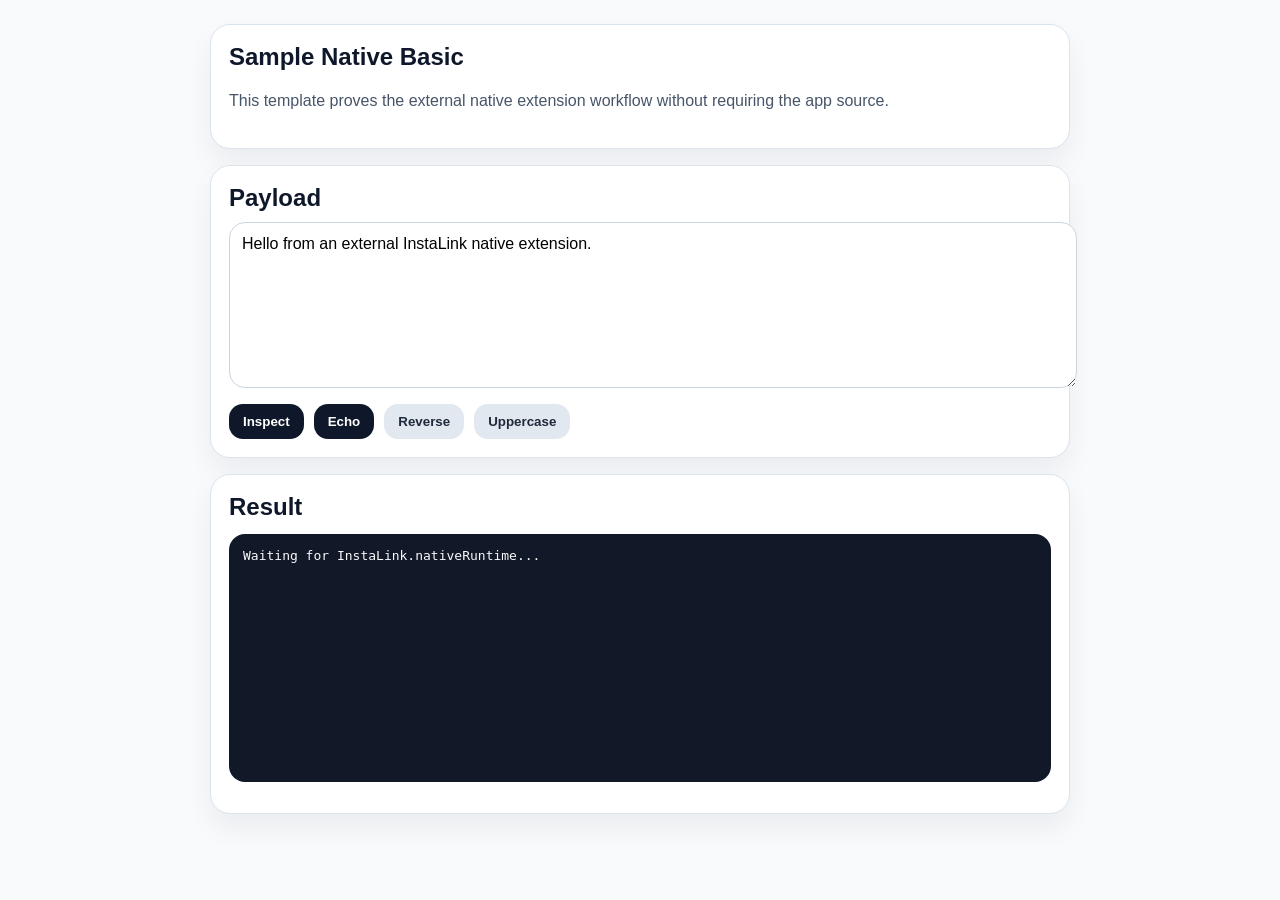
<file: examples/native-echo/settings.html>
<!DOCTYPE html>
<html lang="en">
<head>
  <meta charset="UTF-8" />
  <meta name="viewport" content="width=device-width, initial-scale=1.0" />
  <title>Sample Native Basic</title>
  <style>
    body { font-family: Segoe UI, sans-serif; margin: 0; background: #f8fafc; color: #0f172a; }
    .wrap { max-width: 860px; margin: 0 auto; padding: 24px 16px 40px; }
    .card { background: #fff; border: 1px solid #dbe3ee; border-radius: 20px; padding: 18px; margin-bottom: 16px; box-shadow: 0 14px 28px rgba(15, 23, 42, 0.06); }
    h1, h2 { margin: 0 0 10px; }
    p { color: #475569; line-height: 1.7; }
    textarea { width: 100%; min-height: 140px; padding: 12px; border-radius: 16px; border: 1px solid #cbd5e1; font: inherit; }
    .actions { display: flex; flex-wrap: wrap; gap: 10px; margin-top: 12px; }
    button { border: 0; border-radius: 14px; background: #0f172a; color: #fff; padding: 10px 14px; font-weight: 700; cursor: pointer; }
    button.secondary { background: #e2e8f0; color: #1e293b; }
    pre { background: #111827; color: #f9fafb; padding: 14px; border-radius: 16px; min-height: 220px; white-space: pre-wrap; word-break: break-word; }
  </style>
</head>
<body>
  <div class="wrap">
    <section class="card">
      <h1>Sample Native Basic</h1>
      <p>This template proves the external native extension workflow without requiring the app source.</p>
    </section>

    <section class="card">
      <h2>Payload</h2>
      <textarea id="payloadInput">Hello from an external InstaLink native extension.</textarea>
      <div class="actions">
        <button id="inspectButton">Inspect</button>
        <button id="echoButton">Echo</button>
        <button id="reverseButton" class="secondary">Reverse</button>
        <button id="uppercaseButton" class="secondary">Uppercase</button>
      </div>
    </section>

    <section class="card">
      <h2>Result</h2>
      <pre id="resultLog">Waiting for InstaLink.nativeRuntime...</pre>
    </section>
  </div>

  <script>
    (function init(attempt) {
      var logNode = document.getElementById("resultLog");
      function render(value) {
        logNode.textContent = typeof value === "string" ? value : JSON.stringify(value, null, 2);
      }

      var ready = !!(window.InstaLink && window.InstaLink.nativeRuntime && window.InstaLink.__nativeReady);
      if (!ready) {
        if ((attempt || 0) > 50) {
          render({ ok: false, error: "bridge_unavailable" });
          return;
        }
        return setTimeout(function () { init((attempt || 0) + 1); }, 120);
      }

      var extensionId = window.InstaLinkActiveExtension || "sample.native.basic";
      var payloadInput = document.getElementById("payloadInput");

      function invoke(action) {
        var payload = String(payloadInput.value || "");
        var raw = window.InstaLink.nativeRuntime.invoke(extensionId, action, { message: payload });
        render(raw);
      }

      document.getElementById("inspectButton").addEventListener("click", function () {
        render(window.InstaLink.nativeRuntime.inspect(extensionId));
      });
      document.getElementById("echoButton").addEventListener("click", function () { invoke("echo"); });
      document.getElementById("reverseButton").addEventListener("click", function () { invoke("reverse"); });
      document.getElementById("uppercaseButton").addEventListener("click", function () { invoke("uppercase"); });

      render({ ok: true, ready: true, extensionId: extensionId });
    })();
  </script>
</body>
</html>
</file>
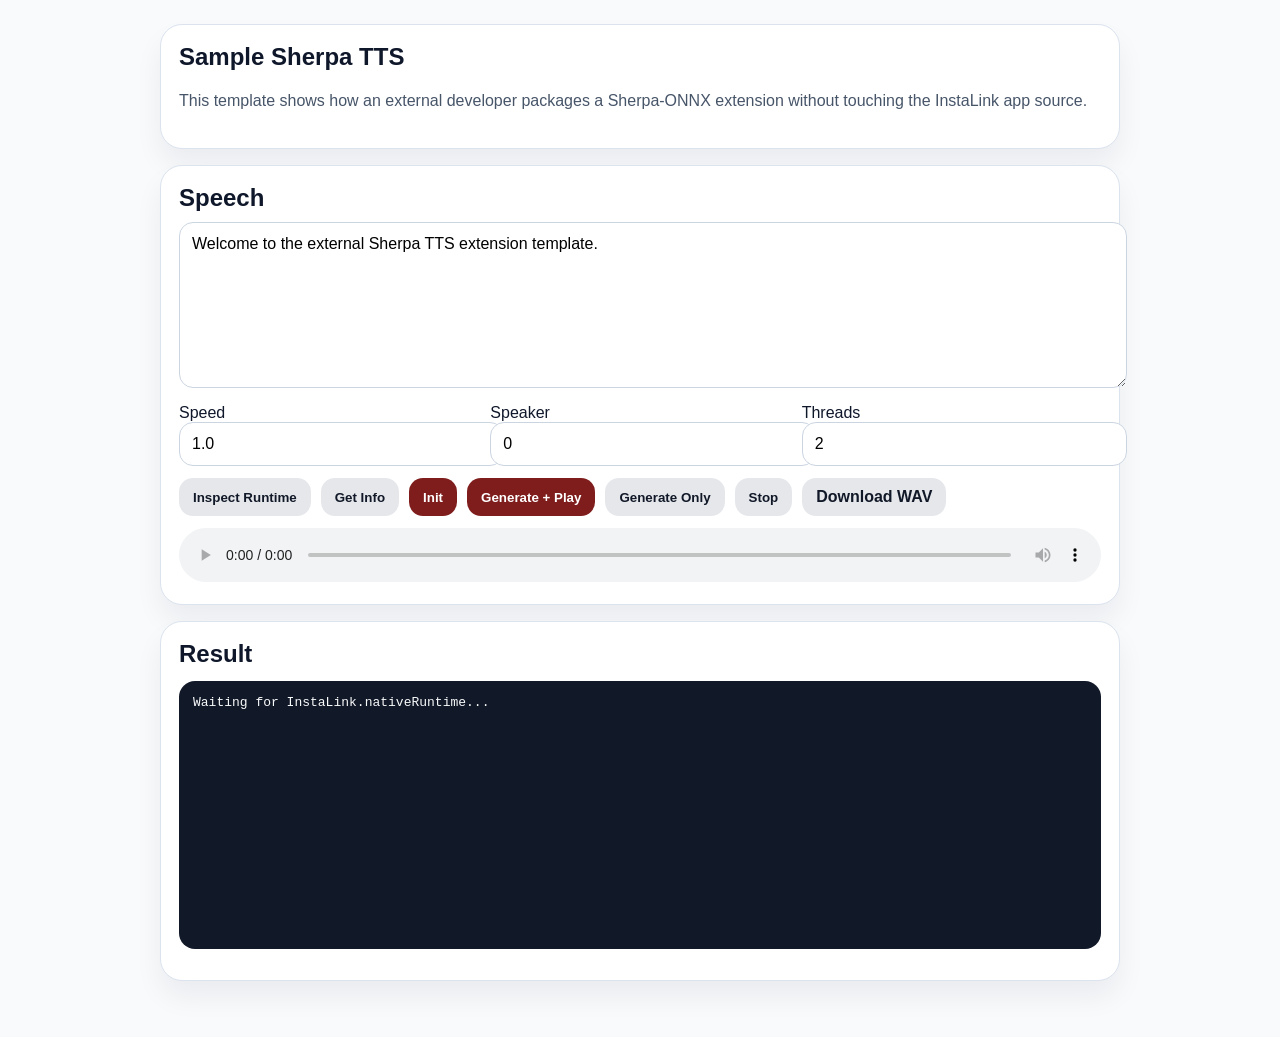
<file: templates/native_sherpa_tts/settings.html>
<!DOCTYPE html>
<html lang="en">
<head>
  <meta charset="UTF-8" />
  <meta name="viewport" content="width=device-width, initial-scale=1.0" />
  <title>Sample Sherpa TTS</title>
  <style>
    body { font-family: Segoe UI, sans-serif; margin: 0; background: #f8fafc; color: #0f172a; }
    .wrap { max-width: 960px; margin: 0 auto; padding: 24px 16px 40px; }
    .card { background: #fff; border: 1px solid #dbe3ee; border-radius: 22px; padding: 18px; margin-bottom: 16px; box-shadow: 0 16px 28px rgba(15, 23, 42, 0.06); }
    h1, h2 { margin: 0 0 10px; }
    p { color: #475569; line-height: 1.7; }
    textarea, input { width: 100%; padding: 12px; border-radius: 14px; border: 1px solid #cbd5e1; font: inherit; }
    textarea { min-height: 140px; }
    .grid { display: grid; gap: 12px; grid-template-columns: repeat(auto-fit, minmax(170px, 1fr)); margin-top: 12px; }
    .actions { display: flex; flex-wrap: wrap; gap: 10px; margin-top: 12px; }
    button, a { border: 0; border-radius: 14px; background: #7f1d1d; color: #fff; padding: 10px 14px; font-weight: 700; cursor: pointer; text-decoration: none; }
    button.secondary, a.secondary { background: #e5e7eb; color: #111827; }
    pre { background: #111827; color: #f9fafb; padding: 14px; border-radius: 16px; min-height: 240px; white-space: pre-wrap; word-break: break-word; }
    audio { width: 100%; margin-top: 12px; }
  </style>
</head>
<body>
  <div class="wrap">
    <section class="card">
      <h1>Sample Sherpa TTS</h1>
      <p>
        This template shows how an external developer packages a Sherpa-ONNX
        extension without touching the InstaLink app source.
      </p>
    </section>

    <section class="card">
      <h2>Speech</h2>
      <textarea id="speechText">Welcome to the external Sherpa TTS extension template.</textarea>
      <div class="grid">
        <div>
          <label for="speedInput">Speed</label>
          <input id="speedInput" type="number" step="0.05" min="0.6" max="1.5" value="1.0" />
        </div>
        <div>
          <label for="speakerInput">Speaker</label>
          <input id="speakerInput" type="number" step="1" min="0" value="0" />
        </div>
        <div>
          <label for="threadsInput">Threads</label>
          <input id="threadsInput" type="number" step="1" min="1" max="8" value="2" />
        </div>
      </div>
      <div class="actions">
        <button id="inspectButton" class="secondary">Inspect Runtime</button>
        <button id="infoButton" class="secondary">Get Info</button>
        <button id="initButton">Init</button>
        <button id="speakButton">Generate + Play</button>
        <button id="generateButton" class="secondary">Generate Only</button>
        <button id="stopButton" class="secondary">Stop</button>
        <a id="downloadLink" class="secondary" download="sherpa_tts.wav">Download WAV</a>
      </div>
      <audio id="audioPlayer" controls></audio>
    </section>

    <section class="card">
      <h2>Result</h2>
      <pre id="resultLog">Waiting for InstaLink.nativeRuntime...</pre>
    </section>
  </div>

  <script>
    (function init(attempt) {
      var logNode = document.getElementById("resultLog");
      var audioPlayer = document.getElementById("audioPlayer");
      var downloadLink = document.getElementById("downloadLink");
      var extensionId = window.InstaLinkActiveExtension || "sample.sherpa.tts";

      function render(value) {
        logNode.textContent = typeof value === "string" ? value : JSON.stringify(value, null, 2);
      }

      if (!(window.InstaLink && window.InstaLink.nativeRuntime && window.InstaLink.__nativeReady)) {
        if ((attempt || 0) > 50) {
          render({ ok: false, error: "bridge_unavailable" });
          return;
        }
        return setTimeout(function () { init((attempt || 0) + 1); }, 120);
      }

      function normalize(result) {
        if (result && typeof result === "object" && typeof result.status === "string" && typeof result.ok !== "boolean") {
          result.ok = result.status === "ok";
          if (!result.ok && !result.error && result.message) {
            result.error = result.message;
          }
        }
        return result;
      }

      function invoke(action, payload) {
        return normalize(window.InstaLink.nativeRuntime.invoke(extensionId, action, payload || {}));
      }

      function config() {
        return {
          model_path: "runtime_bundle/models/ar_JO-kareem-low.onnx",
          tokens: "runtime_bundle/models/tokens.txt",
          data_dir: "runtime_bundle/models/espeak-ng-data",
          num_threads: Number(document.getElementById("threadsInput").value || 2),
          debug: false
        };
      }

      function synthPayload() {
        return {
          text: String(document.getElementById("speechText").value || "").trim(),
          speaker_id: Number(document.getElementById("speakerInput").value || 0),
          speed: Number(document.getElementById("speedInput").value || 1),
          output_path: "cache/tts_output.wav"
        };
      }

      function attachAudio(result, autoPlay) {
        render(result);
        if (!result || !result.ok || !result.audio_path) {
          return result;
        }
        var fileUrl = "file://" + encodeURI(String(result.audio_path).replace(/\\/g, "/")) + "?v=" + Date.now();
        audioPlayer.src = fileUrl;
        downloadLink.href = fileUrl;
        if (autoPlay) {
          audioPlayer.play().catch(function (error) {
            render({ ok: false, error: "audio_playback_failed", details: String(error), result: result });
          });
        }
        return result;
      }

      document.getElementById("inspectButton").addEventListener("click", function () {
        render(window.InstaLink.nativeRuntime.inspect(extensionId));
      });
      document.getElementById("infoButton").addEventListener("click", function () {
        render(invoke("get_info", {}));
      });
      document.getElementById("initButton").addEventListener("click", function () {
        render(invoke("init", config()));
      });
      document.getElementById("speakButton").addEventListener("click", function () {
        var prepared = invoke("init", config());
        if (!prepared || !prepared.ok) {
          render({ ok: false, step: "init", result: prepared });
          return;
        }
        attachAudio(invoke("synthesize", synthPayload()), true);
      });
      document.getElementById("generateButton").addEventListener("click", function () {
        var prepared = invoke("init", config());
        if (!prepared || !prepared.ok) {
          render({ ok: false, step: "init", result: prepared });
          return;
        }
        attachAudio(invoke("synthesize", synthPayload()), false);
      });
      document.getElementById("stopButton").addEventListener("click", function () {
        audioPlayer.pause();
        render(invoke("stop", {}));
      });

      render({ ok: true, ready: true, extensionId: extensionId });
    })();
  </script>
</body>
</html>
</file>
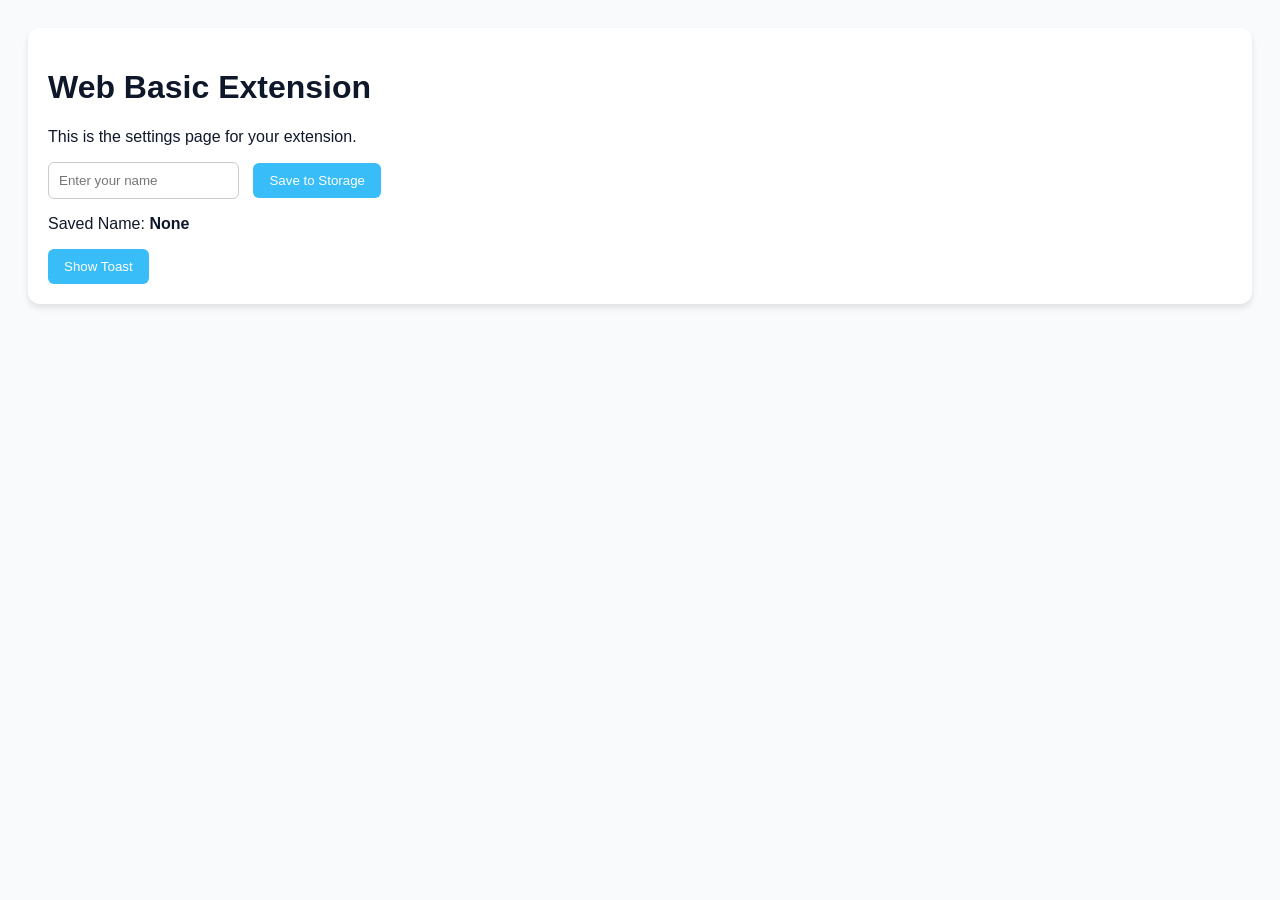
<file: templates/web_basic/settings.html>
<!DOCTYPE html>
<html lang="en">
<head>
  <meta charset="UTF-8">
  <meta name="viewport" content="width=device-width, initial-scale=1.0">
  <title>Sample Web Basic Settings</title>
  <style>
    body { font-family: sans-serif; padding: 20px; background: #f8fafc; color: #0f172a; }
    .card { background: #fff; padding: 20px; border-radius: 12px; box-shadow: 0 4px 6px rgba(0,0,0,0.1); }
    button { padding: 10px 16px; background: #38bdf8; color: #fff; border: none; border-radius: 6px; cursor: pointer; }
    input { padding: 10px; margin-right: 10px; border: 1px solid #ccc; border-radius: 6px; }
  </style>
  <script src="../../lib/instalink-sdk.js"></script>
</head>
<body>
  <div class="card">
    <h1>Web Basic Extension</h1>
    <p>This is the settings page for your extension.</p>
    
    <div>
      <input type="text" id="nameInput" placeholder="Enter your name">
      <button onclick="saveName()">Save to Storage</button>
    </div>
    
    <p>Saved Name: <strong id="savedName">None</strong></p>
    
    <button onclick="InstaLinkSDK.capabilities.toast('Hello from Web Extension!')">Show Toast</button>
  </div>

  <script>
    InstaLinkSDK.init("sample.web.basic");

    function saveName() {
        const name = document.getElementById('nameInput').value;
        InstaLinkSDK.storage.set("username", name);
        updateDisplay();
        InstaLinkSDK.capabilities.toast("Saved!");
    }

    function updateDisplay() {
        const saved = InstaLinkSDK.storage.get("username", "None");
        document.getElementById('savedName').innerText = saved;
    }

    updateDisplay();
  </script>
</body>
</html>
</file>
<file: docs/html/assets/css/style.css>
:root {
    --bg-canvas: #ffffff;
    --bg-gutter: #f8f9fa;
    --bg-surface: #ffffff;
    --bg-input: #f1f3f4;
    --bg-code: #f8f9fa;
    --bg-code-header: #eef1f4;
    --bg-pill-active: #d2e3fc;
    --text-pill-active: #1967d2;
    --text-primary: #202124;
    --text-secondary: #3c4043;
    --text-muted: #5f6368;
    --border-color: #dadce0;
    --border-subtle: #e8eaed;
    --accent: #1a73e8;
    --accent-hover: #1765cc;
    --brand-green: #1e8e3e;
    --callout-note-bg: #e8f0fe;
    --callout-note-border: #1a73e8;
    --callout-warn-bg: #fef7e0;
    --callout-warn-border: #f9ab00;
    --table-header-bg: #f8f9fa;
    --shadow-sm: 0 1px 2px rgba(60, 64, 67, 0.08);
    --nav-height: 56px;
    --sidebar-width: 268px;
    --toc-width: 224px;
}

* {
    margin: 0;
    padding: 0;
    box-sizing: border-box;
}

html {
    scroll-behavior: smooth;
}

body {
    font-family: 'Plus Jakarta Sans', 'Roboto', 'IBM Plex Sans Arabic', 'Segoe UI', Tahoma, sans-serif;
    background-color: var(--bg-canvas);
    color: var(--text-primary);
    line-height: 1.65;
    -webkit-font-smoothing: antialiased;
    overflow-x: hidden;
}

/* ─── Top DevSite Header ─────────────────────────────────────────────── */
.devsite-header {
    position: fixed;
    top: 0;
    inset-inline: 0;
    height: var(--nav-height);
    background: var(--bg-surface);
    border-bottom: 1px solid var(--border-color);
    display: flex;
    align-items: center;
    justify-content: space-between;
    padding: 0 20px;
    z-index: 1000;
    gap: 16px;
}

.header-start {
    display: flex;
    align-items: center;
    gap: 24px;
    min-width: 0;
}

.mobile-menu-btn {
    display: inline-flex;
    align-items: center;
    justify-content: center;
    background: transparent;
    border: none;
    color: var(--text-muted);
    padding: 6px;
    border-radius: 50%;
    cursor: pointer;
}

.mobile-menu-btn:hover {
    background: var(--bg-input);
    color: var(--text-primary);
}

.brand-lockup {
    display: flex;
    align-items: center;
    gap: 10px;
    text-decoration: none;
    color: var(--text-primary);
    flex-shrink: 0;
}

.brand-logo {
    width: 26px;
    height: 26px;
    object-fit: contain;
    display: block;
}

.brand-text {
    display: flex;
    align-items: baseline;
    gap: 5px;
    font-size: 1.15rem;
    letter-spacing: -0.02em;
}

.brand-name {
    font-weight: 700;
    color: var(--text-primary);
}

.brand-sub {
    font-weight: 400;
    color: var(--text-muted);
}

.header-tabs {
    display: flex;
    align-items: stretch;
    height: var(--nav-height);
    gap: 6px;
}

.header-tab {
    display: inline-flex;
    align-items: center;
    padding: 0 12px;
    font-size: 0.875rem;
    font-weight: 500;
    color: var(--text-muted);
    text-decoration: none;
    transition: color 0.15s;
    white-space: nowrap;
}

.header-tab:hover {
    color: var(--text-primary);
}

.header-tab.active {
    color: #000000;
    font-weight: 700;
}

.header-end {
    display: flex;
    align-items: center;
    gap: 10px;
}

/* Sidebar Search */
.sidebar-search-wrap {
    padding: 14px 16px 10px;
}

.search-wrapper {
    position: relative;
}

.search-box {
    display: flex;
    align-items: center;
    gap: 8px;
    background: var(--bg-input);
    border: 1px solid transparent;
    border-radius: 8px;
    padding: 7px 10px;
    width: 100%;
    transition: background-color 0.2s, border-color 0.2s;
}

.search-box:focus-within {
    background: var(--bg-surface);
    border-color: var(--accent);
    box-shadow: var(--shadow-sm);
}

.search-box svg {
    width: 16px;
    height: 16px;
    color: var(--text-muted);
    flex-shrink: 0;
}

.search-box input {
    border: none;
    background: transparent;
    color: var(--text-primary);
    font-size: 0.85rem;
    outline: none;
    width: 100%;
    font-family: inherit;
}

.search-kbd {
    font-size: 0.72rem;
    color: var(--text-muted);
    background: var(--bg-surface);
    border: 1px solid var(--border-color);
    border-radius: 4px;
    padding: 1px 6px;
    font-family: 'Roboto Mono', monospace;
}

.search-results {
    position: absolute;
    top: calc(100% + 6px);
    inset-inline: 0;
    width: 100%;
    max-height: 400px;
    overflow-y: auto;
    background: var(--bg-surface);
    border: 1px solid var(--border-color);
    border-radius: 10px;
    box-shadow: 0 8px 24px rgba(0, 0, 0, 0.16);
    display: none;
    z-index: 1200;
}

.search-results.open {
    display: block;
}

.search-result-item {
    display: block;
    padding: 10px 14px;
    text-decoration: none;
    border-bottom: 1px solid var(--border-subtle);
    color: var(--text-primary);
    cursor: pointer;
}

.search-result-item:last-child {
    border-bottom: none;
}

.search-result-item:hover,
.search-result-item.active {
    background: var(--bg-input);
}

.search-result-meta {
    font-size: 0.72rem;
    font-weight: 500;
    color: var(--text-muted);
    margin-bottom: 2px;
}

.search-result-title {
    font-size: 0.86rem;
    font-weight: 600;
    color: var(--accent);
    line-height: 1.35;
}

.search-result-snippet {
    font-size: 0.78rem;
    color: var(--text-secondary);
    margin-top: 3px;
    line-height: 1.4;
}

.search-result-item mark {
    background: rgba(26, 115, 232, 0.14);
    color: var(--accent);
    border-radius: 2px;
    padding: 0 2px;
    font-weight: 600;
}

.search-focus-flash {
    animation: searchFlash 1.8s ease-out;
}

@keyframes searchFlash {
    0% { background-color: rgba(26, 115, 232, 0.14); box-shadow: 0 0 0 4px rgba(26, 115, 232, 0.12); border-radius: 6px; }
    100% { background-color: transparent; box-shadow: none; }
}

/* Header Controls */
.icon-btn {
    display: inline-flex;
    align-items: center;
    justify-content: center;
    width: 36px;
    height: 36px;
    border-radius: 50%;
    border: none;
    background: transparent;
    color: var(--text-muted);
    cursor: pointer;
    transition: background-color 0.15s, color 0.15s;
}

.icon-btn:hover {
    background: var(--bg-input);
    color: var(--text-primary);
}

.lang-dropdown {
    position: relative;
}

.lang-pill {
    display: inline-flex;
    align-items: center;
    gap: 6px;
    height: 36px;
    padding: 0 12px;
    border-radius: 6px;
    border: none;
    background: var(--bg-surface);
    color: var(--text-primary);
    font-size: 0.84rem;
    font-weight: 500;
    cursor: pointer;
    font-family: inherit;
    transition: background-color 0.15s, border-color 0.15s;
}

.lang-pill:hover {
    background: var(--bg-input);
}

.lang-menu {
    position: absolute;
    top: calc(100% + 6px);
    inset-inline-end: 0;
    min-width: 100%;
    background: var(--bg-surface);
    border: 1px solid var(--border-color);
    border-radius: 8px;
    box-shadow: 0 6px 18px rgba(0, 0, 0, 0.12);
    padding: 4px;
    display: none;
    z-index: 1200;
}

.lang-menu.open {
    display: block;
}

.lang-option {
    display: block;
    width: 100%;
    text-align: center;
    padding: 7px 12px;
    border: none;
    border-radius: 6px;
    background: transparent;
    color: var(--text-primary);
    font-size: 0.85rem;
    font-weight: 500;
    font-family: inherit;
    cursor: pointer;
}

.lang-option:hover {
    background: var(--bg-input);
}

.lang-option.active {
    background: var(--bg-pill-active);
    color: var(--text-pill-active);
    font-weight: 600;
}

/* ─── 3-Column Shell ─────────────────────────────────────────────────── */
.devsite-shell {
    display: flex;
    margin-top: var(--nav-height);
    min-height: calc(100vh - var(--nav-height));
    background: var(--bg-canvas);
}

/* Left Navigation Sidebar */
.left-sidebar {
    width: var(--sidebar-width);
    position: fixed;
    top: var(--nav-height);
    bottom: 0;
    inset-inline-start: 0;
    background: var(--bg-surface);
    border-inline-end: 1px solid var(--border-subtle);
    display: flex;
    flex-direction: column;
    z-index: 900;
    transition: transform 0.25s ease, width 0.2s ease;
}

body.sidebar-collapsed .left-sidebar {
    transform: translateX(-100%);
}

[dir="rtl"] body.sidebar-collapsed .left-sidebar {
    transform: translateX(100%);
}

.sidebar-scroll {
    flex: 1;
    overflow-y: auto;
    padding: 6px 10px 72px;
}

.nav-group {
    padding: 10px 0;
    border-top: 1px solid var(--border-subtle);
}

.nav-group:first-child {
    border-top: none;
    padding-top: 4px;
}

.nav-group-title {
    padding: 6px 16px 6px 20px;
    font-size: 0.78rem;
    font-weight: 700;
    color: var(--text-primary);
    letter-spacing: 0.01em;
}

[dir="rtl"] .nav-group-title {
    padding: 6px 20px 6px 16px;
}

.nav-list {
    list-style: none;
}

.nav-link {
    display: flex;
    align-items: center;
    padding: 8px 14px;
    margin-bottom: 2px;
    font-size: 0.86rem;
    font-weight: 400;
    color: var(--text-muted);
    text-decoration: none;
    transition: color 0.14s;
}

.nav-link:hover {
    background: transparent;
    color: var(--text-primary);
}

.nav-link.active {
    background: transparent;
    color: #000000;
    font-weight: 700;
}

/* Main Workspace + Article Sheet */
.main-workspace {
    flex: 1;
    margin-inline-start: var(--sidebar-width);
    display: flex;
    justify-content: center;
    background: #ffffff;
    padding: 16px 24px 48px;
    gap: 28px;
    transition: margin-inline-start 0.2s ease;
}

body.sidebar-collapsed .main-workspace {
    margin-inline-start: 0;
}

.article-sheet {
    flex: 1;
    max-width: 960px;
    width: 100%;
    min-width: 0;
    padding: 28px 40px 44px;
}

/* Breadcrumbs & Feedback Row */
.article-topbar {
    display: flex;
    align-items: center;
    justify-content: space-between;
    flex-wrap: wrap;
    gap: 12px;
    margin-bottom: 18px;
    font-size: 0.8rem;
    color: var(--text-muted);
}

.breadcrumbs {
    display: flex;
    align-items: center;
    gap: 6px;
    flex-wrap: wrap;
}

.helpful-widget {
    display: inline-flex;
    align-items: center;
    gap: 8px;
}

.thumb-btn {
    background: transparent;
    border: 1px solid transparent;
    border-radius: 6px;
    padding: 4px 6px;
    cursor: pointer;
    color: var(--text-muted);
    display: inline-flex;
    align-items: center;
}

.thumb-btn:hover,
.thumb-btn.selected {
    background: var(--bg-pill-active);
    color: var(--text-pill-active);
}

/* Sections & Typography */
.doc-section {
    display: none;
}

.doc-section.active {
    display: block;
    animation: fadeUp 0.16s ease-out;
}

@keyframes fadeUp {
    from { opacity: 0; transform: translateY(4px); }
    to { opacity: 1; transform: translateY(0); }
}

.title-row {
    display: flex;
    align-items: center;
    flex-wrap: wrap;
    gap: 12px;
    margin-bottom: 18px;
}

h1 {
    font-size: 2.25rem;
    font-weight: 500;
    letter-spacing: -0.025em;
    line-height: 1.2;
    color: var(--text-primary);
}

.title-chip-group {
    display: inline-flex;
    align-items: center;
    gap: 6px;
}

.title-chip {
    display: inline-flex;
    align-items: center;
    gap: 5px;
    padding: 5px 10px;
    border-radius: 6px;
    border: 1px solid var(--border-color);
    background: var(--bg-surface);
    color: var(--text-secondary);
    font-size: 0.78rem;
    font-weight: 500;
    cursor: pointer;
    font-family: inherit;
}

.title-chip:hover {
    background: var(--bg-input);
}

h2 {
    font-size: 1.4rem;
    font-weight: 500;
    letter-spacing: -0.015em;
    margin: 28px 0 12px;
    padding-top: 8px;
    color: var(--text-primary);
    border-top: 1px solid var(--border-subtle);
}

h3 {
    font-size: 1.08rem;
    font-weight: 600;
    margin: 20px 0 8px;
    color: var(--text-primary);
}

p {
    font-size: 0.98rem;
    color: var(--text-secondary);
    margin-bottom: 14px;
}

ul, ol {
    padding-inline-start: 22px;
    margin-bottom: 16px;
}

li {
    font-size: 0.96rem;
    color: var(--text-secondary);
    margin-bottom: 7px;
}

a.doc-link {
    color: var(--accent);
    text-decoration: underline;
    text-underline-offset: 3px;
}

/* Callouts */
.callout,
.callout.warning {
    padding: 0;
    border: none;
    background: transparent;
    margin: 14px 0;
    font-size: 0.96rem;
    color: var(--text-secondary);
}

/* Code Blocks */
pre {
    background: var(--bg-code);
    border: 1px solid var(--border-color);
    border-radius: 8px;
    padding: 16px 18px;
    margin: 12px 0 18px;
    overflow-x: auto;
    position: relative;
    direction: ltr;
    text-align: left;
}

code {
    font-family: 'Roboto Mono', 'Fira Code', Consolas, monospace;
    font-size: 0.855rem;
    line-height: 1.55;
    color: var(--text-primary);
}

:not(pre) > code {
    background: var(--bg-input);
    padding: 2px 6px;
    border-radius: 4px;
    font-size: 0.84rem;
    direction: ltr;
    display: inline-block;
}

.copy-btn {
    position: absolute;
    top: 8px;
    right: 8px;
    background: var(--bg-surface);
    border: 1px solid var(--border-color);
    color: var(--text-muted);
    padding: 3px 9px;
    border-radius: 5px;
    font-size: 0.74rem;
    font-weight: 500;
    cursor: pointer;
    font-family: inherit;
}

.copy-btn:hover {
    color: var(--accent);
    border-color: var(--accent);
}

/* Spec Tables */
.table-wrap {
    overflow-x: auto;
    margin: 12px 0 20px;
    border: 1px solid var(--border-color);
    border-radius: 8px;
}

table {
    width: 100%;
    border-collapse: collapse;
    font-size: 0.89rem;
}

th, td {
    text-align: start;
    padding: 10px 14px;
    border-bottom: 1px solid var(--border-subtle);
}

th {
    background: var(--table-header-bg);
    color: var(--text-primary);
    font-weight: 600;
}

td {
    color: var(--text-secondary);
}

tr:last-child td {
    border-bottom: none;
}

/* Right TOC ("On this page") */
.right-toc {
    width: var(--toc-width);
    flex-shrink: 0;
    position: sticky;
    top: calc(var(--nav-height) + 24px);
    align-self: flex-start;
    max-height: calc(100vh - var(--nav-height) - 48px);
    overflow-y: auto;
}

.toc-heading {
    font-size: 0.8rem;
    font-weight: 700;
    color: var(--text-primary);
    margin-bottom: 10px;
    padding-inline-start: 12px;
}

.toc-list {
    list-style: none;
    border-inline-start: 2px solid var(--border-subtle);
}

.toc-list a {
    display: block;
    padding: 5px 12px;
    font-size: 0.82rem;
    color: var(--text-muted);
    text-decoration: none;
    border-inline-start: 2px solid transparent;
    margin-inline-start: -2px;
    transition: color 0.14s, border-color 0.14s;
}

.toc-list a:hover,
.toc-list a.active {
    color: var(--accent);
    border-inline-start-color: var(--accent);
}

.toc-list a.toc-sub {
    padding-inline-start: 22px;
    font-size: 0.78rem;
}

/* Textual Layered Architecture Flow */
.arch-flow {
    background: transparent;
    border: none;
    padding: 6px 0;
    margin: 14px 0 22px;
}

.arch-layer {
    background: transparent;
    border: none;
    padding: 8px 0;
}

.arch-layer.bridge,
.arch-layer.host {
    background: transparent;
    border: none;
}

.arch-layer-head {
    display: flex;
    align-items: center;
    gap: 10px;
    margin-bottom: 6px;
    flex-wrap: wrap;
}

.arch-step-badge {
    font-family: 'Roboto Mono', monospace;
    font-size: 0.72rem;
    font-weight: 700;
    padding: 2px 8px;
    border-radius: 999px;
    background: var(--bg-input);
    color: var(--text-primary);
    border: 1px solid var(--border-color);
    letter-spacing: 0.03em;
}

.arch-layer-title {
    font-size: 0.98rem;
    font-weight: 600;
    color: var(--text-primary);
}

.arch-layer-desc {
    font-size: 0.88rem;
    color: var(--text-secondary);
    line-height: 1.55;
    margin: 0;
}

.arch-connector {
    padding: 4px 0 8px;
    font-size: 0.82rem;
    font-weight: 500;
    color: var(--text-muted);
}

.arch-split {
    display: grid;
    grid-template-columns: repeat(2, minmax(0, 1fr));
    gap: 12px;
}

@media (max-width: 680px) {
    .arch-split {
        grid-template-columns: 1fr;
    }
}

/* ─── Responsive ─────────────────────────────────────────────────────── */
@media (max-width: 1120px) {
    .right-toc {
        display: none;
    }
}

@media (max-width: 860px) {
    .mobile-menu-btn {
        display: inline-flex;
    }

    .header-tabs,
    .search-kbd {
        display: none;
    }

    .left-sidebar {
        transform: translateX(-100%);
        box-shadow: 0 8px 24px rgba(0, 0, 0, 0.18);
    }

    [dir="rtl"] .left-sidebar {
        transform: translateX(100%);
    }

    .left-sidebar.mobile-open {
        transform: translateX(0) !important;
    }

    .main-workspace {
        margin-inline-start: 0;
        padding: 12px;
    }

    .article-sheet {
        padding: 20px 18px 32px;
        border-radius: 12px;
    }

    h1 {
        font-size: 1.75rem;
    }
}
</file>
